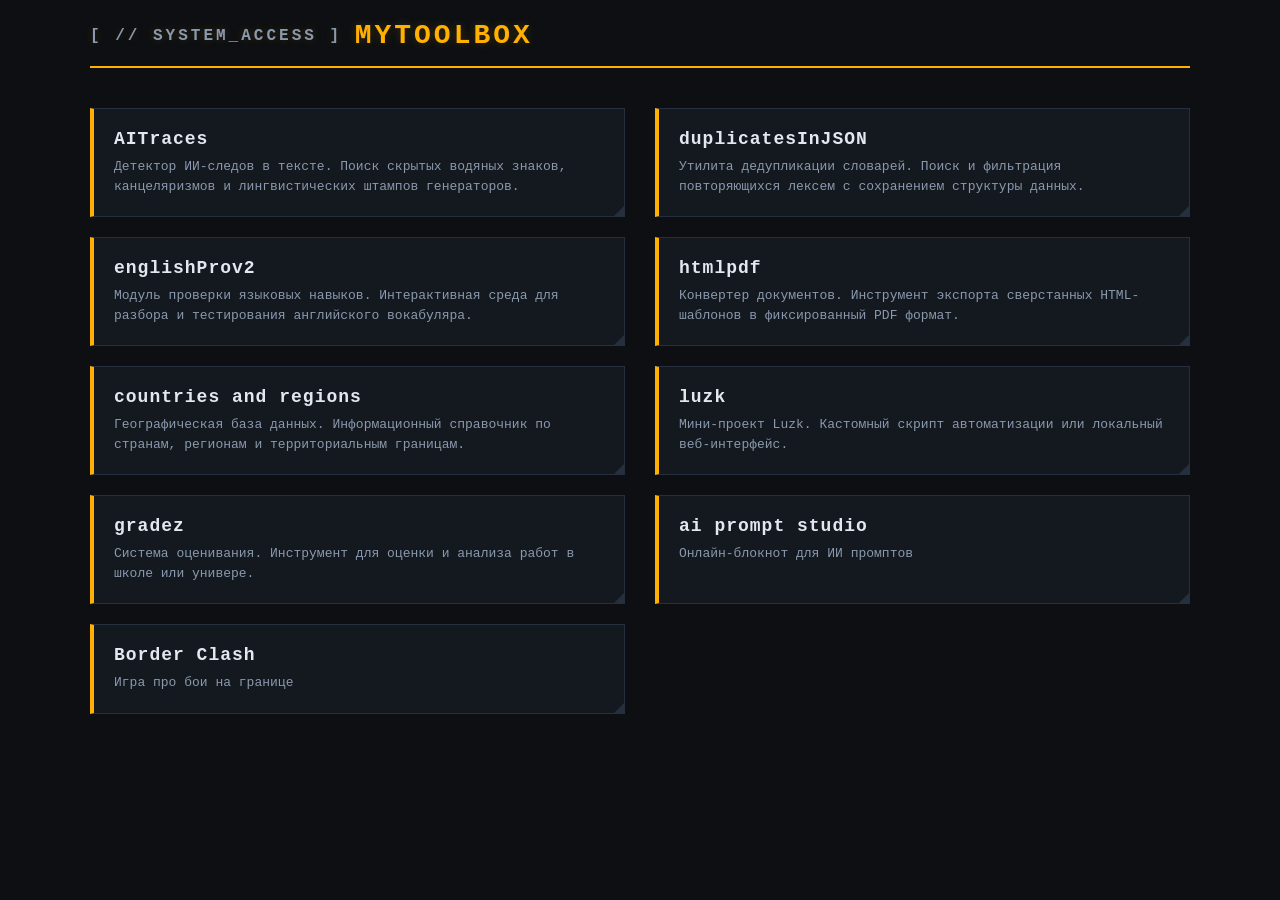
<file: index.html>
<!DOCTYPE html>
<html lang="ru">
<head>
    <meta charset="UTF-8">
    <meta name="viewport" content="width=device-width, initial-scale=1.0">
    <title>MyToolbox</title>
    <style>
        :root {
            --bg-color: #0d0f12;
            --panel-bg: #14181f;
            --accent-gold: #ffb000;
            --accent-gold-dim: #cca133;
            --text-main: #e2e8f0;
            --text-muted: #8a99ad;
            --border-color: #262f3d;
        }

        body {
            font-family: 'Courier New', Courier, monospace;
            max-width: 1100px;
            margin: 20px auto;
            padding: 0 20px;
            background-color: var(--bg-color);
            color: var(--text-main);
        }

        h1 {
            font-size: 28px;
            letter-spacing: 3px;
            text-transform: uppercase;
            color: var(--accent-gold);
            border-bottom: 2px solid var(--accent-gold);
            padding-bottom: 15px;
            margin-bottom: 40px;
            text-shadow: 0 0 10px rgba(255, 176, 0, 0.2);
        }

        h1::before {
            content: "[ // SYSTEM_ACCESS ] ";
            font-size: 16px;
            color: var(--text-muted);
            vertical-align: middle;
        }

        .project-list {
            list-style: none;
            padding: 0px;
            margin: 0;
            display: grid;
            grid-template-columns: repeat(2, 1fr);
            gap: 0px 30px;
        }

        @media (max-width: 768px) {
            .project-list {
                grid-template-columns: 1fr;
            }
        }

        .project-item {
            background: var(--panel-bg);
            margin-bottom: 20px;
            padding: 20px;
            border-left: 4px solid var(--accent-gold);
            border-top: 1px solid var(--border-color);
            border-right: 1px solid var(--border-color);
            border-bottom: 1px solid var(--border-color);
            position: relative;
            transition: all 0.25s ease-in-out;
            cursor: pointer;
        }

        .project-item:hover {
            border-color: var(--accent-gold);
            box-shadow: 0 0 15px rgba(255, 176, 0, 0.1);
            transform: translateX(5px);
        }

        .project-item a {
            color: var(--text-main);
            text-decoration: none;
            font-weight: bold;
            font-size: 18px;
            display: inline-block;
            margin-bottom: 8px;
            letter-spacing: 1px;
            transition: color 0.2s;
        }

        .project-item:hover a {
            color: var(--accent-gold);
        }

        .project-item p {
            margin: 0;
            color: var(--text-muted);
            font-size: 13px;
            line-height: 1.5;
        }

        /* Декоративный уголок в стиле Deus Ex */
        .project-item::after {
            content: '';
            position: absolute;
            bottom: 0;
            right: 0;
            width: 0;
            height: 0;
            border-style: solid;
            border-width: 0 0 10px 10px;
            border-color: transparent transparent var(--border-color) transparent;
        }

        .project-item:hover::after {
            border-color: transparent transparent var(--accent-gold) transparent;
        }
    </style>
</head>
<body>

    <h1>MyToolbox</h1>
    
    <ul class="project-list">
        <li class="project-item" onclick="window.location.href='./AITraces/index.html'">
            <a href="./AITraces/index.html">AITraces</a>
            <p>Детектор ИИ-следов в тексте. Поиск скрытых водяных знаков, канцеляризмов и лингвистических штампов генераторов.</p>
        </li>
        
        <li class="project-item" onclick="window.location.href='./DuplicatesInJSON/index.html'">
            <a href="./DuplicatesInJSON/index.html">duplicatesInJSON</a>
            <p>Утилита дедупликации словарей. Поиск и фильтрация повторяющихся лексем с сохранением структуры данных.</p>
        </li>

        <li class="project-item" onclick="window.location.href='./EnglishProv2/index.html'">
            <a href="./EnglishProv2/index.html">englishProv2</a>
            <p>Модуль проверки языковых навыков. Интерактивная среда для разбора и тестирования английского вокабуляра.</p>
        </li>

        <li class="project-item" onclick="window.location.href='./htmlpdf/index.html'">
            <a href="./htmlpdf/index.html">htmlpdf</a>
            <p>Конвертер документов. Инструмент экспорта сверстанных HTML-шаблонов в фиксированный PDF формат.</p>
        </li>

        <li class="project-item" onclick="window.location.href='./Countries and regions/index.html'">
            <a href="./Countries and regions/index.html">countries and regions</a>
            <p>Географическая база данных. Информационный справочник по странам, регионам и территориальным границам.</p>
        </li>

        <li class="project-item" onclick="window.location.href='./luzk/index.html'">
            <a href="./luzk/index.html">luzk</a>
            <p>Мини-проект Luzk. Кастомный скрипт автоматизации или локальный веб-интерфейс.</p>
        </li>

        <li class="project-item" onclick="window.location.href='./gradez/index.html'">
            <a href="./gradez/index.html">gradez</a>
            <p>Система оценивания. Инструмент для оценки и анализа работ в школе или универе.</p>
        </li>

        <li class="project-item" onclick="window.location.href='./AIPromptStudio/index.html'">
            <a href="./AIPromptStudio/index.html">ai prompt studio</a>
            <p>Онлайн-блокнот для ИИ промптов</p>
        </li>

         <li class="project-item" onclick="window.location.href='./BorderClash/index.html'">
            <a href="./BorderClash/index.html">Border Clash</a>
            <p>Игра про бои на границе</p>
        </li>

    </ul>

</body>
</html>
</file>
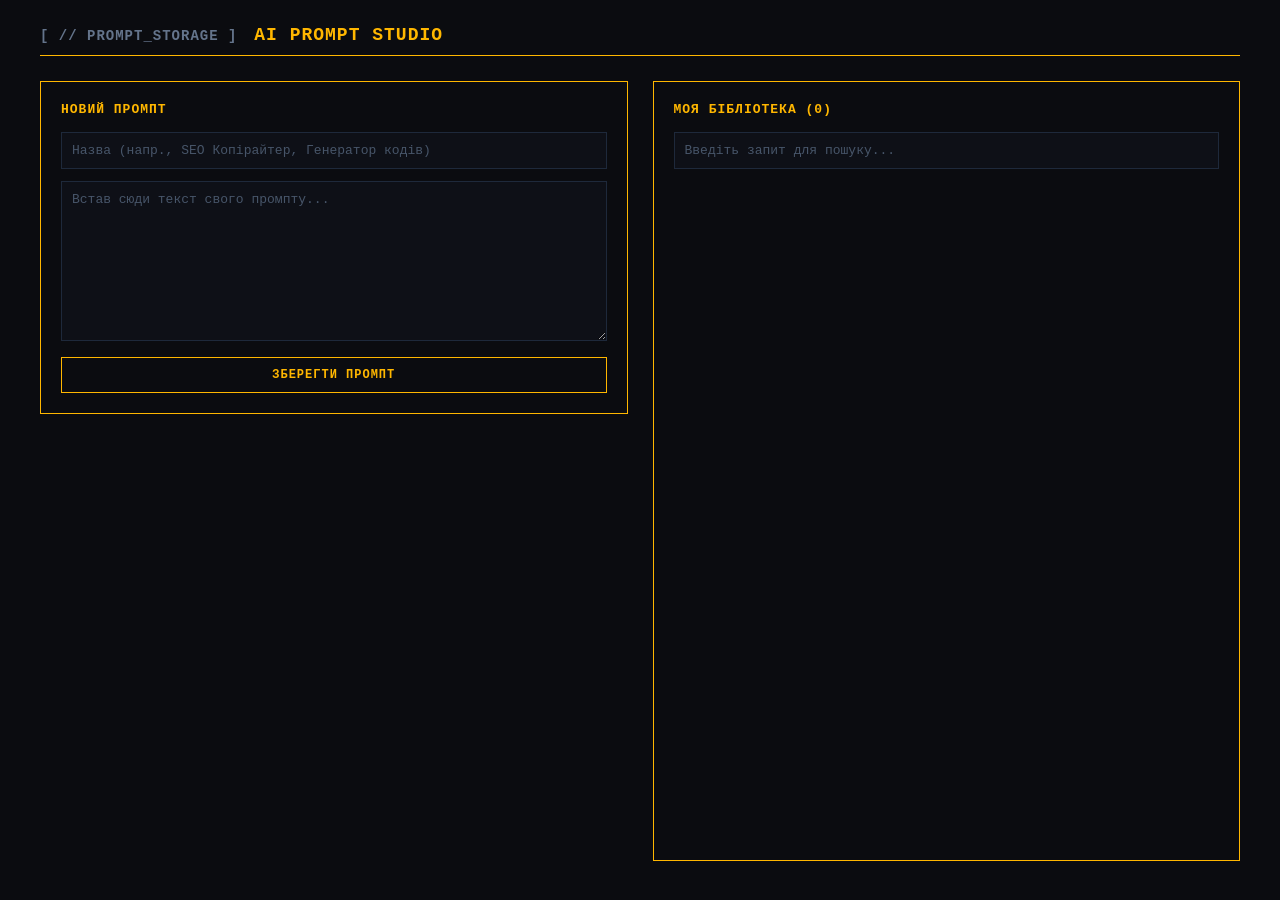
<file: AIPromptStudio/index.html>
<!DOCTYPE html>
<html lang="uk">
<head>
    <meta charset="UTF-8">
    <meta name="viewport" content="width=device-width, initial-scale=1.0">
    <title>AI Prompt Studio — Сховище Промптів</title>
    <link rel="stylesheet" href="styles.css">
    <script src="scripts.js" defer></script>
</head>
<body>
    <div class="container">
        <!-- Системный заголовок в стиле Deus Ex, как в конвертере -->
        <h1><span class="system-tag">[ // PROMPT_STORAGE ]</span> AI Prompt Studio</h1>
        <div class="header-line"></div>


        <div class="main-layout">
            <!-- Панель створення/редагування -->
            <div class="editor-panel">
                <h2>Новий промпт</h2>
                <input type="text" id="promptTitle" placeholder="Назва (напр., SEO Копірайтер, Генератор кодів)">
                <textarea id="promptText" placeholder="Встав сюди текст свого промпту..."></textarea>
                <button id="saveBtn" class="btn btn-success">Зберегти промпт</button>
            </div>

            <!-- Список збережених промптів -->
            <div class="library-panel">
                <h2>Моя бібліотека (<span id="promptCount">0</span>)</h2>

                <div class="search-box">
                    <input type="text" id="searchBar" placeholder="Введіть запит для пошуку...">
                </div>

                <div id="promptsList" class="prompts-list">
                    <!-- Промпти рендеритимуться тут через JS -->
                </div>
            </div>
        </div>
    </div>

    <!-- Модальне вікно для швидкого копіювання та підстановки змінних -->
    <div id="copyModal" class="modal hidden">
        <div class="modal-content">
            <h3 id="modalTitle">Скопіювати промпт</h3>
            <div id="variablesContainer"></div>
            <textarea id="modalPreview" readonly></textarea>
            <div class="modal-actions">
                <button id="closeModalBtn" class="btn btn-secondary">Закрити</button>
                <button id="copyBtn" class="btn btn-primary">Скопіювати в буфер</button>
            </div>
        </div>
    </div>
</body>
</html>
</file>
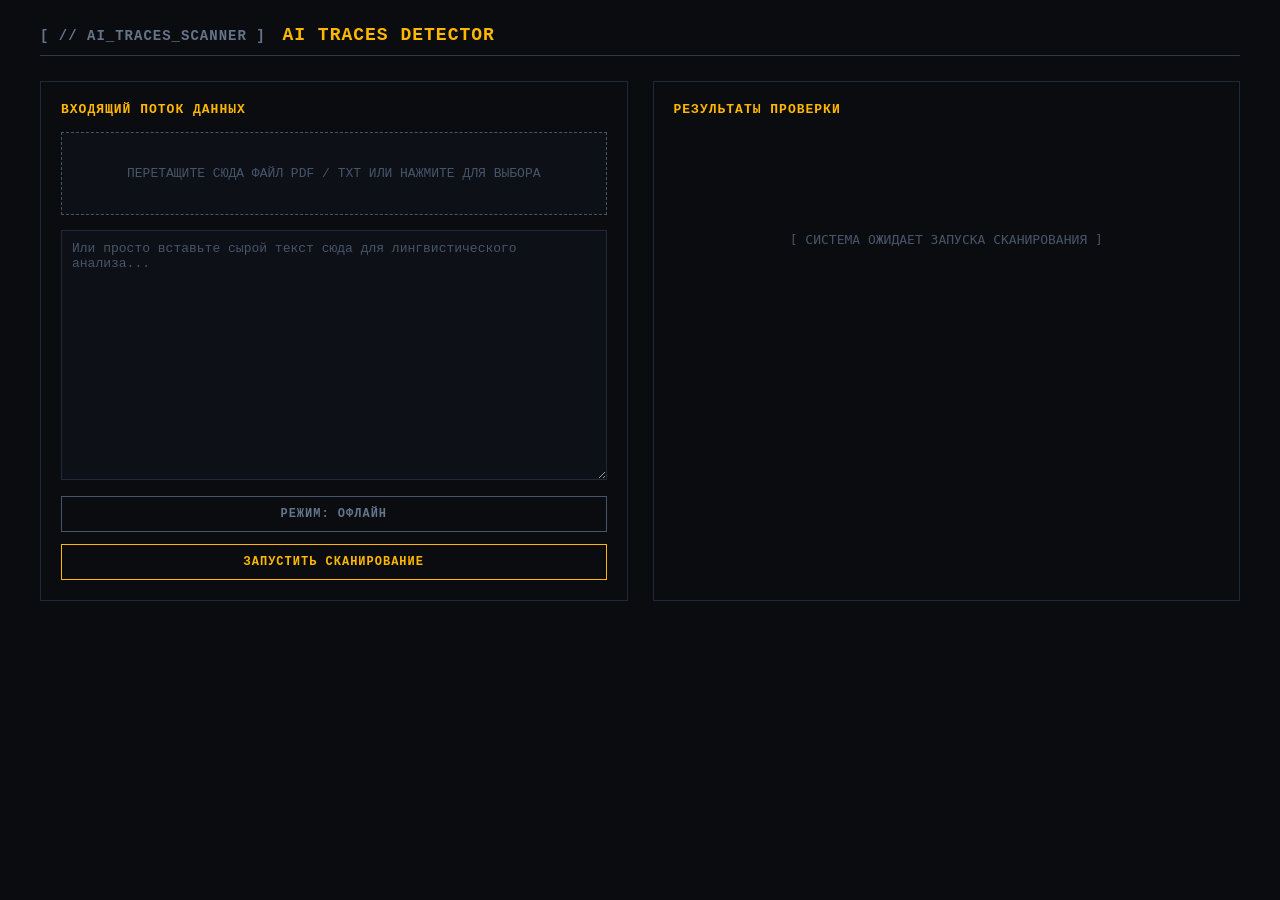
<file: AITraces/index.html>
<!DOCTYPE html>
<html lang="ru">
<head>
    <meta charset="UTF-8">
    <meta name="viewport" content="width=device-width, initial-scale=1.0">
    <title>AI Traces Detector — Поиск ИИ-следов</title>
    <link rel="stylesheet" href="styles.css">
    <script type="module">
        import * as pdfjsLib from './build/pdf.mjs';
        window.pdfjsLib = pdfjsLib;
    </script>
    <script src="scripts.js" defer></script>
</head>
<body>
    <div class="container">
        <!-- Системный заголовок в стиле Deus Ex -->
        <h1><span class="system-tag">[ // AI_TRACES_SCANNER ]</span> AI Traces Detector</h1>
        <div class="header-line"></div>

        <div class="main-layout">
            <!-- Панель ввода (Загрузка файлов и текст) -->
            <div class="editor-panel">
                <h2>Входящий поток данных</h2>
                
                <div class="drop-zone" id="dropZone">
                    <p>ПЕРЕТАЩИТЕ СЮДА ФАЙЛ PDF / TXT ИЛИ НАЖМИТЕ ДЛЯ ВЫБОРА</p>
                    <input type="file" id="fileInput" accept=".txt,.pdf" hidden>
                </div>

                <div class="input-area">
                    <textarea id="textInput" placeholder="Или просто вставьте сырой текст сюда для лингвистического анализа..."></textarea>
                </div>
                
                <!-- Переключатель режимов онлайн/офлайн -->
                <button id="modeBtn" class="btn btn-mode" style="margin-bottom: 12px;" onclick="toggleMode()">Режим: Офлайн</button>
                <button id="analyzeBtn" class="btn btn-success">Запустить сканирование</button>
                
                <!-- Спиннер загрузки для будущих запросов -->
                <div id="loadingSpinner" class="spinner hidden"></div>
            </div>

            <!-- Панель вывода результатов -->
            <div class="library-panel">
                <h2>Результаты проверки</h2>
                
                <div id="results" class="hidden">
                    <div class="score-card">
                        <p>ВЕРДИКТ: <span id="aiScore">-</span></p>
                        <p>НАЙДЕНО МАРКЕРОВ: <span id="markerCount">-</span></p>
                    </div>
                    
                    <h2>Текст с подсветкой ИИ-следов</h2>
                    <div id="highlightedText" class="text-preview"></div>
                    
                    <h2>Обнаруженные текстовые штампы</h2>
                    <ul id="markerList" class="prompts-list"></ul>
                </div>
                
                <!-- Заглушка, пока анализ не запущен -->
                <div id="resultsPlaceholder" style="color: #475569; text-align: center; padding-top: 100px; font-family: monospace;">
                    [ СИСТЕМА ОЖИДАЕТ ЗАПУСКА СКАНИРОВАНИЯ ]
                </div>
            </div>
        </div>
    </div>
</body>
</html>
</file>
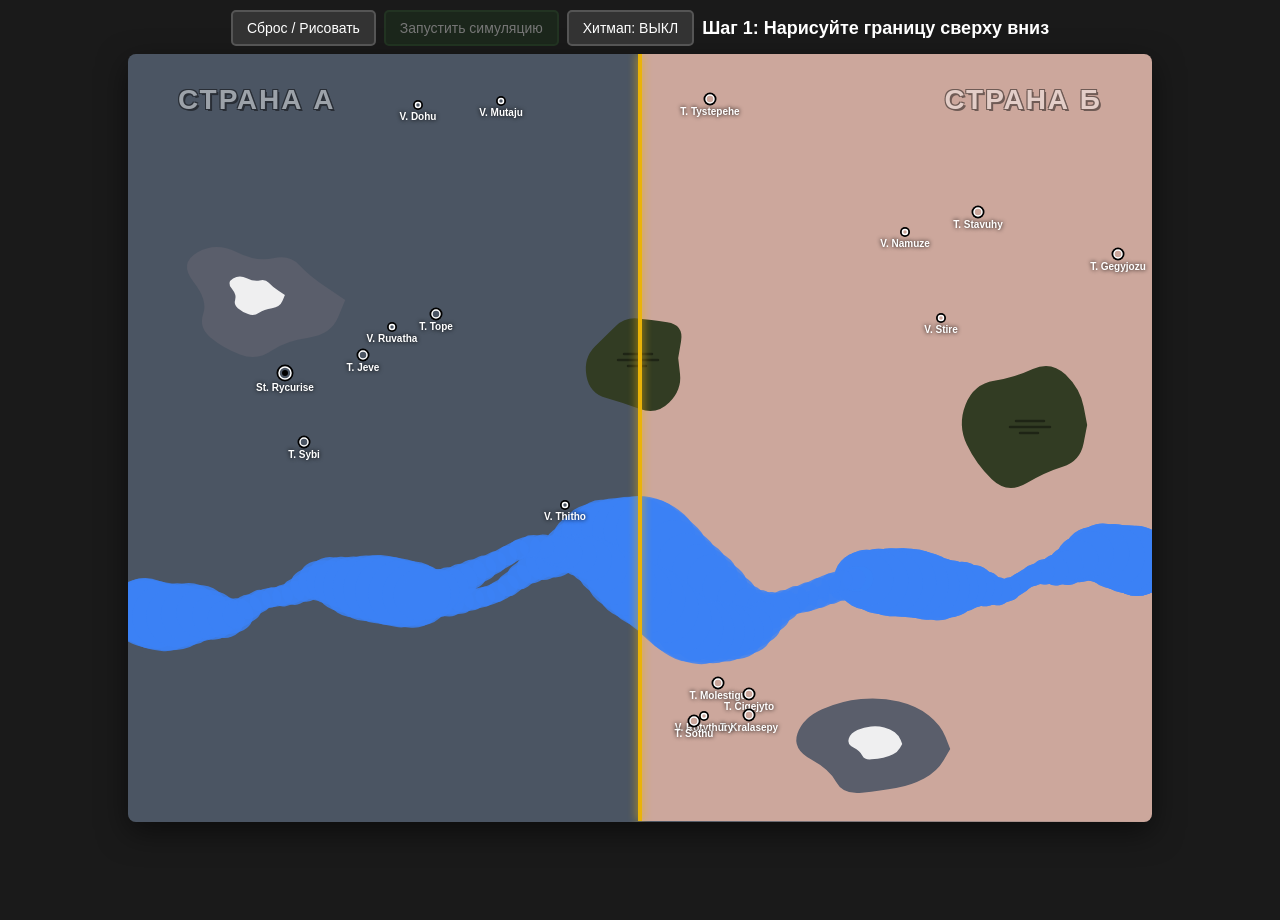
<file: BorderClash/index.html>
<!DOCTYPE html>
<html lang="ru">
<head>
    <meta charset="UTF-8">
    <meta name="viewport" content="width=device-width, initial-scale=1.0, user-scalable=yes">
    <title>Симулятор Войны Границ</title>
    <link rel="stylesheet" href="styles.css">
    <script src="scripts.js" defer></script>
</head>
<body>

    <!-- Верхняя панель управления игрой -->
    <div id="controls">
        <button id="btn-reset">Сброс / Рисовать</button>
        <button id="btn-auto" disabled>Запустить симуляцию</button>
        <button id="btn-speed" style="display: none; ">Скорость: 1x</button>
        <button id="btn-heatmap">Хитмап: ВЫКЛ</button>
        <div id="status">Шаг 1: Нарисуйте границу</div>
        <!-- Новые кнопки перемирия -->
        <button id="btn-peace" style="display: none; background-color: #cca700; color: #000;">Заключить мир</button>
        <button id="btn-confirm-border" style="display: none; background-color: #1e3a1e; color: #fff;">Утвердить новые границы</button>
    </div>


    <!-- Главный контейнер игрового поля -->
    <div id="game-container">
        <!-- Фоновые визуальные текстовые метки для стран -->
        <div id="label-left" class="hud-label">Страна А</div>
        <div id="label-right" class="hud-label">Страна Б</div>
        
        <!-- Холст для отрисовки графики через JavaScript -->
        <canvas id="gameCanvas" width="1024" height="768"></canvas>
    </div>
</body>
</html>
</file>
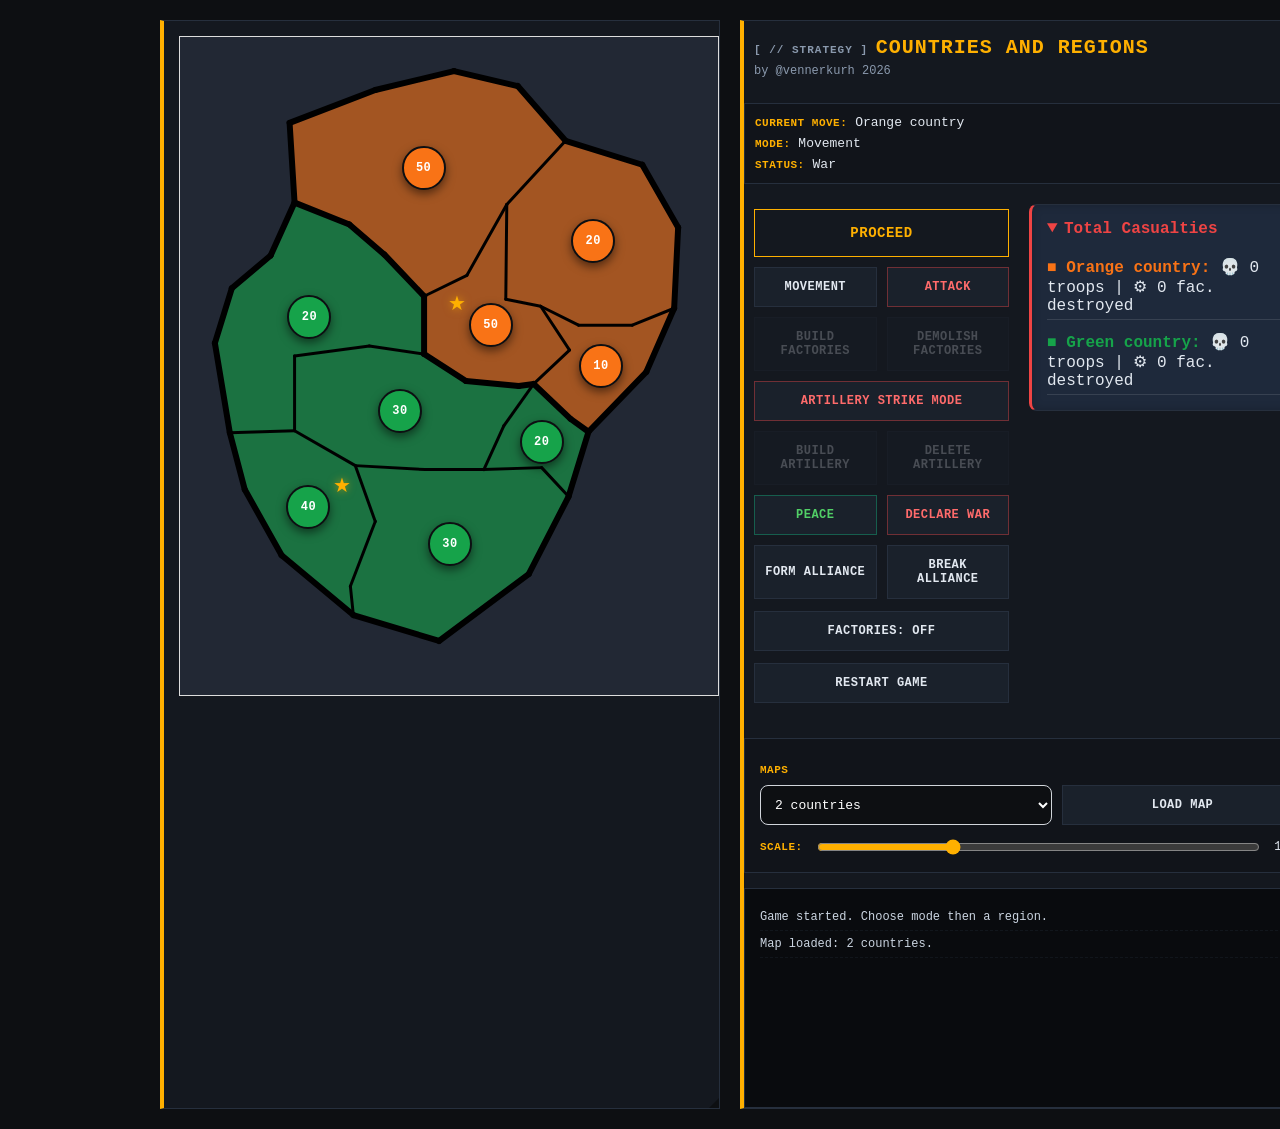
<file: Countries and regions/index.html>
<!DOCTYPE html>
<html lang="en">

<head>
  <meta charset="UTF-8" />
  <meta name="viewport" content="width=device-width, initial-scale=1.0" />
  <title>Countries and regions</title>
  <link rel="stylesheet" href="styles.css">
  <script src="scripts.js" defer></script>
  <link
    rel="icon"
    type="image/svg+xml"
    href="data:image/svg+xml,%3Csvg xmlns='http://www.w3.org/2000/svg' viewBox='0 0 64 64'%3E%3Crect width='64' height='64' rx='14' fill='%232563eb'/%3E%3Ccircle cx='32' cy='32' r='18' fill='none' stroke='%23ffffff' stroke-width='3'/%3E%3Cpath d='M16 32h32' stroke='%23ffffff' stroke-width='2' opacity='0.75'/%3E%3Cpath d='M32 14c7 8 7 28 0 36-7-8-7-28 0-36Z' fill='%23ffffff' opacity='0.22'/%3E%3Cpath d='M32 21l2.1 6.3h6.7l-5.4 3.9 2.1 6.3-5.5-3.9-5.5 3.9 2.1-6.3-5.4-3.9h6.7L32 21Z' fill='%23ffffff' opacity='0.85'/%3E%3C/svg%3E"
  />
</head>

<body>
  <div class="app">
    <div class="map-wrap">
      <div class="map" id="map">
        <img id="mapBg" class="map-bg" alt="Map" />
        <svg class="borders" viewBox="0 0 540 660" aria-hidden="true" id="mapSvg">
          <g id="regionsLayer" class="regions-layer"></g>
          <g id="boundariesLayer"></g>
          <!-- Dev tool -------------------------------------------------------------------------------------------->
          <g id="vertexLabelsLayer"></g>
          <!--End of Dev tool -------------------------------------------------------------------------------------->
        </svg>
        <div id="reinforcementToken" class="reinforcement-token">+0</div>
      </div>
    </div>
      <div class="panel">
        <h1 style="padding-left: 10px; margin-top: 15px;">Countries and regions</h1>
        <p class="muted" style="padding-left: 10px; margin-bottom: 10px;">by @vennerkurh 2026</p>

        <!-- Основной статус игры -->
        <div class="status" style="padding: 5px 10px; box-sizing: border-box;">
            <p style="margin: 6px 0;"><strong>Current move:</strong> <span id="turnText"></span></p>
            <p style="margin: 6px 0;"><strong>Mode:</strong> <span id="modeText"></span></p>
            <p style="margin: 6px 0;"><strong>Status:</strong> <span id="warText"></span></p>
        </div>


        <!-- Сетка для разделения кнопок и статистики по горизонтали -->
                    <!-- Сетка для разделения кнопок и статистики по горизонтали -->
        <div style="display: flex; gap: 15px; align-items: flex-start; width: 100%; box-sizing: border-box; padding: 5px 10px;">
            
            <!-- КОЛОНКА 1: Кнопки управления (с добавленными внутренними отступами) -->
            <div style="flex: 1; display: flex; flex-direction: column; gap: 12px; padding-right: 5px;">
                <div class="controls">
                    <button id="endTurnBtn" class="btn-primary" style="margin-top: 5px;">Proceed</button>
                    <button id="moveModeBtn" class="btn-secondary">Movement</button>
                    <button id="attackModeBtn" class="btn-danger">Attack</button>
                    
                    <button id="buildFactoryBtn" class="btn-secondary" disabled>Build factories</button>
                    <button id="demolishFactoryBtn" class="btn-secondary" disabled>Demolish factories</button>
                    
                    <button id="artilleryAttackModeBtn" class="btn-danger" style="grid-column: 1 / -1;">Artillery Strike Mode</button>
                    <button id="buildArtilleryBtn" class="btn-secondary" disabled>Build Artillery</button>
                    <button id="scrapArtilleryBtn" class="btn-secondary" disabled>Delete Artillery</button>
                    
                    <button id="truceBtn" class="btn-success">Peace</button>
                    <button id="warBtn" class="btn-danger">Declare war</button>
                    <button id="formAllianceBtn" class="btn-secondary">Form alliance</button>
                    <button id="breakAllianceBtn" class="btn-secondary">Break alliance</button>

                </div>
                <button id="factoriesToggleBtn" class="btn-secondary" style="grid-column: 1 / -1;">Factories: off</button>   
                <button id="restartBtn" class="btn-secondary">Restart game</button>
            </div>

                        <!-- КОЛОНКА СТАТИСТИКИ (Справа от кнопок) -->
            <div style="display: flex; flex-direction: column; gap: 12px;">
                
                <!-- Окно потерь -->
                <div class="status" style="width: 280px; min-width: 260px; border-left: 3px solid #ef4444; margin: 0; background: #1e293b; border-radius: 8px; padding: 15px; box-sizing: border-box; box-shadow: inset 0 0 10px rgba(0,0,0,0.2);">
                    <details id="statsDetails" open>
                        <summary style="cursor: pointer; font-weight: bold; color: #ef4444; user-select: none; padding-bottom: 5px;">Total Casualties</summary>
                        <div id="casualtyStatsContainer" style="margin-top: 10px; display: flex; flex-direction: column; gap: 8px; max-height: 340px; overflow-y: auto; padding-right: 8px;">
                            <!-- Сюда JavaScript рендерит данные -->
                        </div>
                    </details>
                </div>

                <!-- Ползунок зомби теперь привязан к этой же колонке и встанет строго под ней -->
                <div id="zombieSliderContainer" class="status" style="display: none; width: 280px; min-width: 260px; background: #1e293b; border-radius: 8px; padding: 15px; box-sizing: border-box; border-left: 3px solid #f43f5e; box-shadow: inset 0 0 10px rgba(0,0,0,0.2);">
                    <p style="margin: 0 0 8px 0; color: #f43f5e; font-weight: bold;">🧟 Initial Zombies Count</p>
                    <div style="display: flex; align-items: center; gap: 12px; width: 100%;">
                        <input id="zombieCountRange" type="range" min="100" max="20000" step="100" value="1000" style="flex-grow: 1; accent-color: #f43f5e; cursor: pointer;" />
                        <span id="zombieCountText" style="font-weight: bold; min-width: 55px; text-align: right; color: #fff;">1000</span>
                    </div>
                </div>

            </div>


        </div>

        <!-- Выбор карт и системный лог -->
        <div class="status" style="margin-top: 15px;">
            <p><strong>Maps</strong></p>
            <div class="controls">
                <select id="mapSelect" style="padding:10px;border-radius:8px;border:1px solid #d1d5db;">
                    <option value="default">2 countries</option>
                    <option value="zombie_map">zombie apocalypse (7 countries v2)</option>
                    <option value="random_unions">random (with unions)</option>
                    <option value="random_no_unions">random (no unions)</option>
                </select>
                <button id="loadMapBtn" class="btn-secondary">Load map</button>
            </div>
            <div class="zoom-row">
                <label for="zoomRange"><strong>Scale:</strong></label>
                <input id="zoomRange" type="range" min="70" max="170" step="5" value="100" />
                <span id="zoomText">100%</span>
            </div>
        </div>
        <div class="log" id="log"></div>
    </div>

  </div>
  <div id="passOverlay" class="pass-overlay" role="dialog" aria-modal="true">
    <div class="pass-card">
      <h2 id="passTitle">Pass the turn</h2>
      <p id="passText">Pass the device to the next player.</p>
      <button id="startTurnBtn" class="btn-primary">Start move</button>
    </div>
  </div>
  <div id="unitsOverlay" class="units-overlay" role="dialog" aria-modal="true">
    <div class="units-card">
      <h3 id="unitsPromptTitle">Enter number</h3>
      <p id="unitsPromptMeta" class="units-meta"></p>
      <div id="unitsPromptDisplay" class="units-display"></div>
      <div class="units-keypad">
        <button data-digit="1">1</button>
        <button data-digit="2">2</button>
        <button data-digit="3">3</button>
        <button data-digit="4">4</button>
        <button data-digit="5">5</button>
        <button data-digit="6">6</button>
        <button data-digit="7">7</button>
        <button data-digit="8">8</button>
        <button data-digit="9">9</button>
        <button id="unitsBackBtn">⌫</button>
        <button data-digit="0">0</button>
        <button id="unitsClearBtn">C</button>
      </div>
      <div class="units-actions">
        <button id="unitsCancelBtn" class="cancel-btn">Cancel</button>
        <button id="unitsOkBtn" class="ok-btn">OK</button>
      </div>
    </div>
  </div>
</body>
</html>
</file>
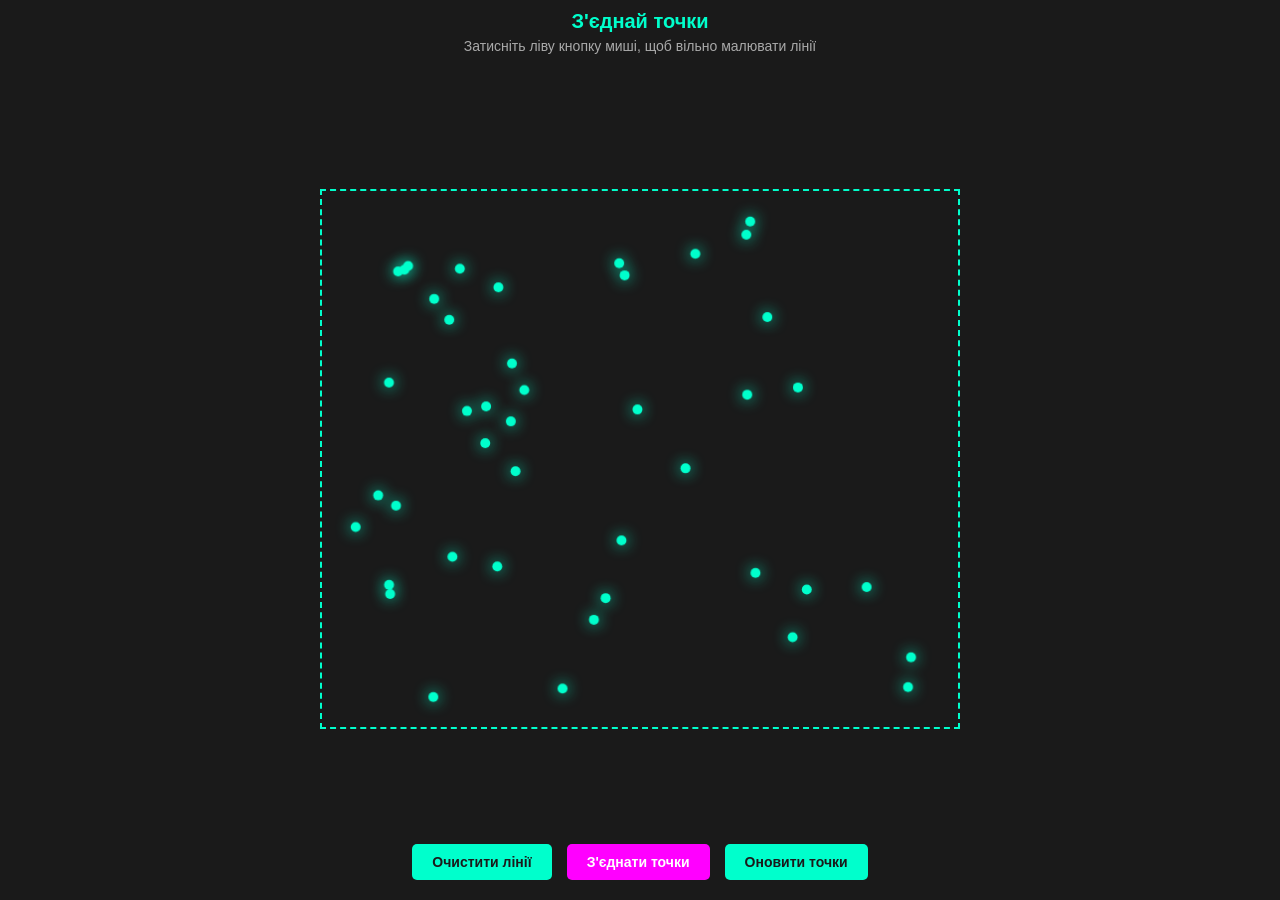
<file: Dotzz/index.html>
<!DOCTYPE html>
<html lang="uk">
<head>
    <meta charset="UTF-8">
    <meta name="viewport" content="width=device-width, initial-scale=1.0">
    <title>Гра: З'єднай точки</title>
    <style>
        * {
            box-sizing: border-box;
            margin: 0;
            padding: 0;
            user-select: none;
        }

        body {
            font-family: 'Segoe UI', Tahoma, Geneva, Verdana, sans-serif;
            background-color: #1a1a1a;
            color: #ffffff;
            overflow: hidden;
            display: flex;
            flex-direction: column;
            align-items: center;
            height: 100vh;
        }

        header {
            margin-top: 10px;
            text-align: center;
            z-index: 10;
        }

        h1 {
            font-size: 20px;
            margin-bottom: 5px;
            color: #00ffcc;
        }

        p {
            font-size: 14px;
            color: #aaaaaa;
        }

        #controls {
            position: absolute;
            bottom: 20px;
            display: flex;
            gap: 15px;
            z-index: 10;
        }

        button {
            padding: 10px 20px;
            font-size: 14px;
            font-weight: bold;
            border: none;
            border-radius: 5px;
            cursor: pointer;
            background-color: #00ffcc;
            color: #1a1a1a;
            transition: background 0.2s, transform 0.1s;
        }

        button:hover {
            background-color: #00cc99;
        }

        button:active {
            transform: scale(0.95);
        }

        button.clear-btn {
            background-color: #ff4d4d;
            color: white;
        }

        button.clear-btn:hover {
            background-color: #cc3333;
        }

        #gameCanvas {
            position: relative;
            width: 50vw;
            height: 60vh;
            margin: 15vh auto;
            display: block;
            cursor: crosshair;
            border: 2px dashed #00ffcc;
            background-color: #1a1a1a;
        }

    </style>
</head>
<body>

    <header>
        <h1>З'єднай точки</h1>
        <p>Затисніть ліву кнопку миші, щоб вільно малювати лінії</p>
    </header>

    <canvas id="gameCanvas"></canvas>

    <div id="controls">
        <button onclick="clearCanvas()">Очистити лінії</button>
        <!-- Нова кнопка автоматичного з'єднання -->
        <button onclick="autoConnectPoints()" style="background-color: #ff00ff; color: white;">З'єднати точки</button>
        <button onclick="generatePoints(); drawPoints();">Оновити точки</button>
    </div>


    <script>
        const canvas = document.getElementById('gameCanvas');
        const ctx = canvas.getContext('2d');

        // Налаштування точок
        const MIN_POINTS = 10;
        const MAX_POINTS = 50;
        const POINT_RADIUS = 5;
        let points = [];
        let currentLinePoints = []; // Для збереження координат поточного малюнка від руки

        // Стан малювання
        let isDrawing = false;

        // Оновлена функція: яскраві кольори + чорний, білий та сірий
        function getRandomBrightColor() {
            // З ймовірністю 20% підмішуємо чорний, білий або сірий
            if (Math.random() < 0.20) {
                const type = Math.floor(Math.random() * 3);
                if (type === 0) return 'hsla(0, 0%, 0%, 1)';    // Чистий чорний
                if (type === 1) return 'hsla(0, 0%, 100%, 1)';  // Чистий білий
                return 'hsla(0, 0%, 50%, 1)';                   // Класичний сірий
            }

            // В інших 80% випадків повертаємо соковитий кольоровий відтінок
            const hue = Math.floor(Math.random() * 360);
            const saturation = Math.floor(Math.random() * 20) + 80;
            const lightness = Math.floor(Math.random() * 10) + 45;
            return `hsla(${hue}, ${saturation}%, ${lightness}%, 1)`;
        }

        // Функція генерації випадкового напівпрозорого пастельного кольору
        function getRandomPastelColor() {
            const hue = Math.floor(Math.random() * 360); // Випадковий тон (0-360)
            const saturation = Math.floor(Math.random() * 20) + 70; // Насиченість 70-90% (м'які кольори)
            const lightness = Math.floor(Math.random() * 15) + 75;  // Яскравість 75-90% (ефект пастелі/крейди)
            return `hsla(${hue}, ${saturation}%, ${lightness}%, 0.3)`; // 0.3 — прозорість заливки
        }


        // Установка размера canvas под новые уменьшенные границы
        function resizeCanvas() {
            const rect = canvas.getBoundingClientRect();
            canvas.width = rect.width;
            canvas.height = rect.height;
            drawPoints();
        }

        // Генерація випадкових точок строго всередині canvas
        function generatePoints() {
            // 1. ПОВНІСТЮ ОЧИЩАЄМО ЕКРАН ВІД СТАРИХ ТОЧОК ТА ЛІНІЙ
            ctx.clearRect(0, 0, canvas.width, canvas.height);

            points = [];
            // Випадкова кількість точок у заданому діапазоні (від MIN до MAX)
            const count = Math.floor(Math.random() * (MAX_POINTS - MIN_POINTS + 1)) + MIN_POINTS;
            
            // Відступи від країв canvas, щоб точки не обрізалися рамкою
            const padding = 30;

            for (let i = 0; i < count; i++) {
                const x = Math.random() * (canvas.width - padding * 2) + padding;
                const y = Math.random() * (canvas.height - padding * 2) + padding;
                points.push({ x, y });
            }
        }

        // Малювання точок на екрані
        function drawPoints() {
            points.forEach(point => {
                ctx.beginPath();
                ctx.arc(point.x, point.y, POINT_RADIUS, 0, Math.PI * 2);
                ctx.fillStyle = '#00ffcc';
                ctx.shadowBlur = 15;
                ctx.shadowColor = '#00ffcc';
                ctx.fill();
                ctx.closePath();
            });
            // Скидаємо тінь для ліній, щоб гра не гальмувала
            ctx.shadowBlur = 0;
        }

        // Функция для вычисления точных координат курсора внутри холста
        function getMousePos(e) {
            const rect = canvas.getBoundingClientRect();
            // Если это тач-событие на смартфоне, берем первый палец
            const clientX = e.touches ? e.touches[0].clientX : e.clientX;
            const clientY = e.touches ? e.touches[0].clientY : e.clientY;
            
            return {
                x: clientX - rect.left,
                y: clientY - rect.top
            };
        }

        function startDrawing(e) {
            isDrawing = true;
            currentLinePoints = []; // Очищуємо масив для нової лінії
            const pos = getMousePos(e);
            currentLinePoints.push(pos); // Записуємо першу точку
            ctx.beginPath();
            ctx.moveTo(pos.x, pos.y);
        }

        function draw(e) {
            if (!isDrawing) return;
            if (e.preventDefault) e.preventDefault();
            const pos = getMousePos(e);
            currentLinePoints.push(pos); // Записуємо кожну точку руху
            ctx.lineWidth = 5;
            ctx.lineCap = 'round';
            ctx.lineJoin = 'round';
            ctx.strokeStyle = '#ffffff';
            ctx.lineTo(pos.x, pos.y);
            ctx.stroke();
        }

        function stopDrawing() {
            if (!isDrawing) return;
            isDrawing = false;

            // Замикаємо та зафарбовуємо фігуру користувача
            ctx.fillStyle = getRandomPastelColor();
            ctx.fill(); 
            ctx.stroke();
            ctx.closePath();

            // Знаходимо центр намальованої від руки фігури
            if (currentLinePoints.length > 0) {
                let handCenterX = 0;
                let handCenterY = 0;
                currentLinePoints.forEach(p => {
                    handCenterX += p.x;
                    handCenterY += p.y;
                });
                handCenterX /= currentLinePoints.length;
                handCenterY /= currentLinePoints.length;

                // Малюємо прямокутник з прапором у центрі вашої закарлюки
                drawFlagInCenter(handCenterX, handCenterY);

                drawCountryStats(handCenterX, handCenterY);
            }
        }



        // Функція очищення полотна (зберігає точки)
        function clearCanvas() {
            ctx.clearRect(0, 0, canvas.width, canvas.height);
            drawPoints();
        }

        // Повністю виправлена функція автоматичного з'єднання точок
        function autoConnectPoints() {
            if (points.length < 3) return; 

            // 1. Знаходимо геометричний центр усіх точок
            let centerX = 0;
            let centerY = 0;
            points.forEach(p => {
                centerX += p.x;
                centerY += p.y;
            });
            centerX /= points.length;
            centerY /= points.length;

            // 2. Сортуємо точки за кутом відносно центру
            let sortedPoints = [...points].sort((a, b) => {
                let angleA = Math.atan2(a.y - centerY, a.x - centerX);
                let angleB = Math.atan2(b.y - centerY, b.x - centerX);
                return angleA - angleB;
            });

            // 3. Очищаємо екран і малюємо точки заново
            ctx.clearRect(0, 0, canvas.width, canvas.height);
            drawPoints();

            // 4. Функція для створення шляху через усі точки (кривими Безьє)
            function buildCurvedPath() {
                ctx.beginPath();
                // Стаємо на першу точку
                ctx.moveTo(sortedPoints[0].x, sortedPoints[0].y);

                // Ведемо криві лінії через усі точки по колу
                for (let i = 0; i < sortedPoints.length; i++) {
                    const p1 = sortedPoints[i];
                    // Якщо це остання точка, з'єднуємо її з найпершою [0]
                    const p2 = sortedPoints[(i + 1) % sortedPoints.length]; 

                    const midX = (p1.x + p2.x) / 2;
                    const midY = (p1.y + p2.y) / 2;

                    // Випадковий вигин індивідуально для кожного відрізка
                    const bendForce = Math.random() * 35; 
                    const controlX = midX + (Math.random() - 0.5) * bendForce;
                    const controlY = midY + (Math.random() - 0.5) * bendForce;

                    ctx.quadraticCurveTo(controlX, controlY, p2.x, p2.y);
                }
                ctx.closePath();
            }

            // КРОК А: Створюємо шлях, заливаємо його пастельним кольором і СКИДАЄМО
            buildCurvedPath();
            ctx.fillStyle = getRandomPastelColor();
            ctx.fill(); 

            // КРОК Б: Створюємо той самий шлях заново суто для обведення білою лінією
            // Це захищає від "зрізання" кутів та багів відображення
            buildCurvedPath();
            ctx.lineWidth = 5;
            ctx.lineCap = 'round';
            ctx.lineJoin = 'round';
            ctx.strokeStyle = '#ffffff';

            ctx.stroke();
            ctx.closePath();

            // Малюємо прямокутник із прапором точно в центрі
            drawFlagInCenter(centerX, centerY);

            // НОВОЕ: Добавляем вывод статистики прямо под флагом
            drawCountryStats(centerX, centerY);
        }


        // Продвинутая функция рисования уникальных флагов с рисунками и фигурами
        function drawFlagInCenter(centerX, centerY) {
            const w = 60;  // Ширина флага
            const h = 40;  // Высота флага
            const x = centerX - w / 2; 
            const y = centerY - h / 2; 

            ctx.save(); 

            // Белая рамка вокруг флага
            ctx.strokeStyle = '#ffffff';
            ctx.lineWidth = 2;
            ctx.strokeRect(x - 1, y - 1, w + 2, h + 2);

            // Маска-обрезка по границам флага
            ctx.beginPath();
            ctx.rect(x, y, w, h);
            ctx.clip();

            // Генерируем сочные/контрастные цвета
            const c1 = getRandomBrightColor();
            const c2 = getRandomBrightColor();
            const c3 = getRandomBrightColor();

            // Выбираем один из 7 уникальных стилей флага
            const flagStyle = Math.floor(Math.random() * 7) + 1;

            if (flagStyle === 1) {
                // 1. Горизонтальный триколор
                ctx.fillStyle = c1; ctx.fillRect(x, y, w, h / 3);
                ctx.fillStyle = c2; ctx.fillRect(x, y + h / 3, w, h / 3);
                ctx.fillStyle = c3; ctx.fillRect(x, y + (h / 3) * 2, w, h / 3);
            } else if (flagStyle === 2) {
                // 2. Вертикальный триколор
                ctx.fillStyle = c1; ctx.fillRect(x, y, w / 3, h);
                ctx.fillStyle = c2; ctx.fillRect(x + w / 3, y, w / 3, h);
                ctx.fillStyle = c3; ctx.fillRect(x + (w / 3) * 2, y, w / 3, h);
            } else if (flagStyle === 3) {
                // 3. Скандинавский крест
                ctx.fillStyle = c1; ctx.fillRect(x, y, w, h);
                ctx.fillStyle = c2;
                ctx.fillRect(x + w * 0.25, y, w * 0.12, h); 
                ctx.fillRect(x, y + h * 0.4, w, h * 0.12);
            } else if (flagStyle === 4) {
                // 4. Двуцветный с треугольником у края (как Чехия/Филиппины)
                ctx.fillStyle = c1; ctx.fillRect(x, y, w, h / 2);
                ctx.fillStyle = c2; ctx.fillRect(x, y + h / 2, w, h / 2);
                ctx.fillStyle = c3;
                ctx.beginPath();
                ctx.moveTo(x, y);
                ctx.lineTo(x + w * 0.35, y + h / 2);
                ctx.lineTo(x, y + h);
                ctx.fill();
            } else if (flagStyle === 5) {
                // 5. Четверти (как у Панамы)
                ctx.fillStyle = c1; ctx.fillRect(x, y, w / 2, h / 2);         // Топ-лево
                ctx.fillStyle = c2; ctx.fillRect(x + w / 2, y, w / 2, h / 2); // Топ-право
                ctx.fillStyle = c3; ctx.fillRect(x, y + h / 2, w / 2, h / 2); // Бот-лево
                ctx.fillStyle = c1; ctx.fillRect(x + w / 2, y + h / 2, w / 2, h / 2); // Бот-право
            } else if (flagStyle === 6) {
                // 6. Диагональное разделение (как Конго или Соломоновы острова)
                ctx.fillStyle = c1; ctx.fillRect(x, y, w, h);
                ctx.fillStyle = c2;
                ctx.beginPath();
                ctx.moveTo(x, y + h);
                ctx.lineTo(x + w, y);
                ctx.lineTo(x + w, y + h);
                ctx.fill();
            } else if (flagStyle === 7) {
                // 7. Канадский столб (широкая полоса в центре)
                ctx.fillStyle = c1; ctx.fillRect(x, y, w, h);
                ctx.fillStyle = c2; ctx.fillRect(x + w * 0.25, y, w * 0.5, h);
            }

            // --- ДОБАВЛЕНИЕ СЛУЧАЙНОГО РИСУНКА/ЭМБЛЕМЫ ПО ЦЕНТРУ ---
            // С шансом 70% наносим на флаг герб, чтобы они выглядели проработанными
            if (Math.random() < 0.7) {
                const emblemType = Math.floor(Math.random() * 3); // 3 вида эмблем
                const emblemColor = Math.random() < 0.5 ? '#ffffff' : '#000000'; // Контрастный белый или черный герб
                ctx.fillStyle = emblemColor;
                ctx.strokeStyle = emblemColor;

                const cx = x + w / 2;
                const cy = y + h / 2;

                if (emblemType === 0) {
                    // Эмблема: Ромб
                    ctx.beginPath();
                    ctx.moveTo(cx, cy - 8);
                    ctx.lineTo(cx + 8, cy);
                    ctx.lineTo(cx, cy + 8);
                    ctx.lineTo(cx - 8, cy);
                    ctx.fill();
                } else if (emblemType === 1) {
                    // Эмблема: Геральдический полумесяц
                    ctx.beginPath();
                    ctx.arc(cx - 2, cy, 6, -Math.PI/2, Math.PI/2, false);
                    ctx.arc(cx + 1, cy, 5, Math.PI/2, -Math.PI/2, true);
                    ctx.fill();
                } else if (emblemType === 2) {
                    // Эмблема: Компактная четырехконечная звезда
                    ctx.beginPath();
                    ctx.moveTo(cx, cy - 8);
                    ctx.quadraticCurveTo(cx, cy, cx + 8, cy);
                    ctx.quadraticCurveTo(cx, cy, cx, cy + 8);
                    ctx.quadraticCurveTo(cx, cy, cx - 8, cy);
                    ctx.quadraticCurveTo(cx, cy, cx, cy - 8);
                    ctx.fill();
                }
            }

            ctx.restore(); 
        }

        // Функция генерации и отрисовки случайных параметров вымышленной страны
        function drawCountryStats(centerX, centerY) {
            // 1. Генерируем случайное население (от 500 тыс. до 80 млн. человек)
            const population = Math.floor(Math.random() * 79500000) + 500000;

            // 2. Армия: случайное число, но строго не более 20% от населения
            const maxArmy = Math.floor(population * 0.20);
            // Минимально в армии пусть будет хотя бы 1000 человек для защиты границ
            const army = Math.floor(Math.random() * (maxArmy - 1000)) + 1000;

            // 3. Бюджет: должен покрывать содержание армии и народа
            // Посчитаем базовые расходы: например, $1000 на жителя и $5000 на военного
            const minRequiredBudget = (population * 1000) + (army * 5000);
            // Сам бюджет делаем случайным, но строго выше минимальных расходов (в золотых монетах / долларах)
            const budget = minRequiredBudget + Math.floor(Math.random() * minRequiredBudget);

            // --- ОТРИСОВКА КАРТОЧКИ СТАТИСТИКИ НА ЭКРАНЕ ---
            ctx.save();
            
            // Настройки шрифта и текста
            ctx.font = "bold 11px 'Segoe UI', Tahoma, Geneva, Verdana, sans-serif";
            ctx.textAlign = "center";
            
            // Форматируем числа с пробелами, чтобы они легко читались (например: 12 345 678)
            const formatNum = (num) => num.toString().replace(/\B(?=(\d{3})+(?!\d))/g, " ");

            const statsText = `👥 Нас.: ${formatNum(population)} | 🪖 Армия: ${formatNum(army)} | 💰 Бюджет: $${formatNum(budget)}`;

            // Делаем плашку-подложку под текстом, чтобы он хорошо читался на любом фоне
            ctx.font = "bold 11px 'Segoe UI', Tahoma, Geneva, Verdana, sans-serif";
            const textWidth = ctx.measureText(statsText).width;
            
            // Рисуем полупрозрачный черный прямоугольник под текстом
            ctx.fillStyle = "rgba(0, 0, 0, 0.75)";
            ctx.fillRect(centerX - (textWidth / 2) - 8, centerY + 28, textWidth + 16, 18);
            
            // Тонкая неоновая рамка для карточки
            ctx.strokeStyle = "rgba(0, 255, 204, 0.5)";
            ctx.lineWidth = 1;
            ctx.strokeRect(centerX - (textWidth / 2) - 8, centerY + 28, textWidth + 16, 18);

            // Выводим сам текст белым цветом чуть ниже флага (флаг у нас по центру, смещаем текст на 41px вниз)
            ctx.fillStyle = "#ffffff";
            ctx.fillText(statsText, centerX, centerY + 41);

            ctx.restore();
        }


        // Слухачі подій миші
        canvas.addEventListener('mousedown', startDrawing);
        canvas.addEventListener('mousemove', draw);
        canvas.addEventListener('mouseup', stopDrawing);
        canvas.addEventListener('mouseout', stopDrawing);

        // Підтримка мобільних пристроїв (тачскрін)
        canvas.addEventListener('touchstart', (e) => {
            startDrawing(e);
        });
        canvas.addEventListener('touchmove', (e) => {
            // Предотвращаем прокрутку страницы при рисовании
            e.preventDefault(); 
            draw(e);
        });

        canvas.addEventListener('touchend', stopDrawing);

        // Ініціалізація гри
        window.addEventListener('resize', resizeCanvas);
        
        // Перший запуск
        const rect = canvas.getBoundingClientRect();
        canvas.width = rect.width;
        canvas.height = rect.height;

        generatePoints();
        drawPoints();
    </script>
</body>
</html>
</file>
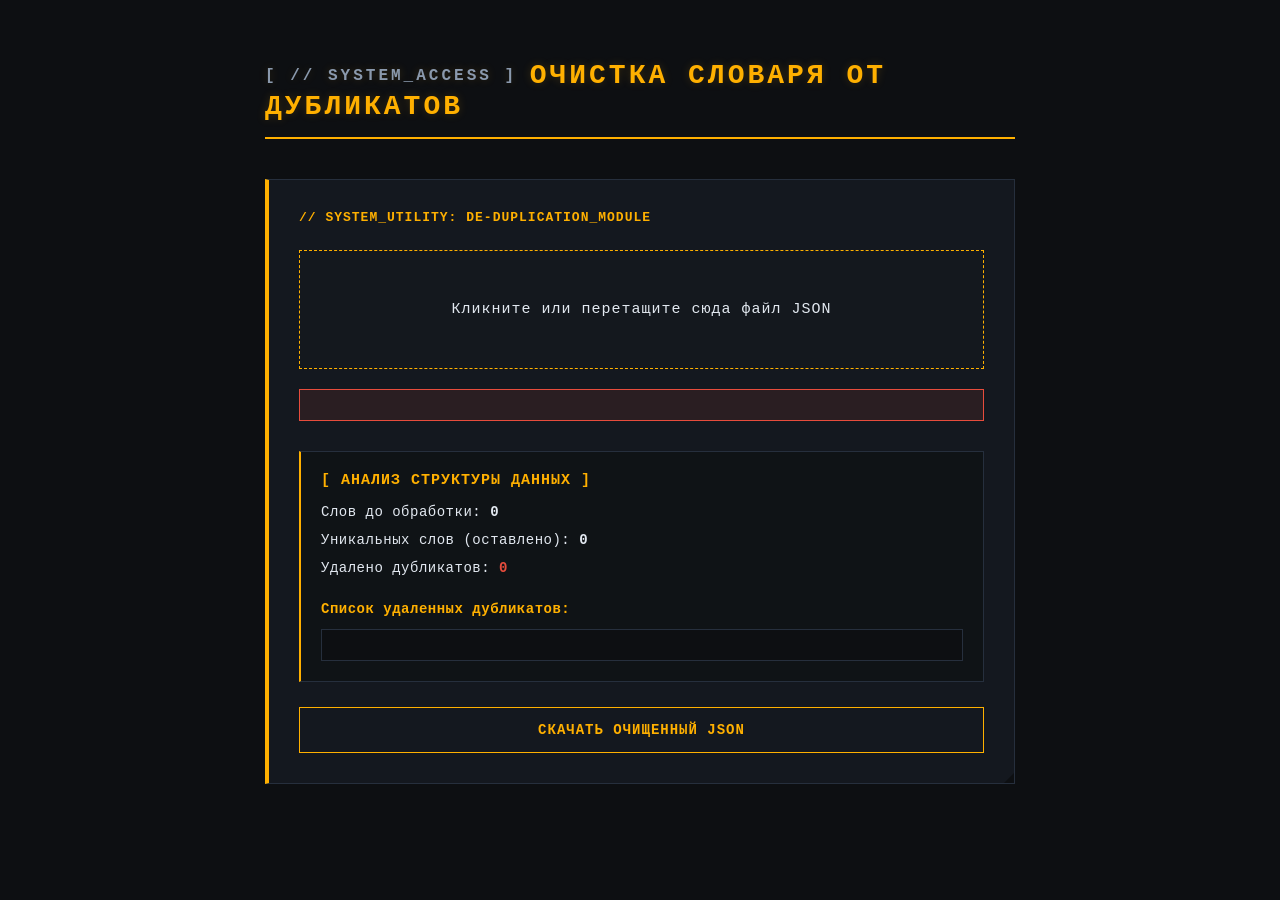
<file: DuplicatesInJSON/index.html>
<!DOCTYPE html>
<html lang="ru">
<head>
    <meta charset="UTF-8">
    <meta name="viewport" content="width=device-width, initial-scale=1.0">
    <title>Очистка JSON словаря от дубликатов</title>
    <link rel="stylesheet" href="styles.css">
    <script src="scripts.js" defer></script>
</head>
<body>
    <h1>Очистка словаря от дубликатов</h1>
    
    <div class="container">
        <div class="system-header">// SYSTEM_UTILITY: DE-DUPLICATION_MODULE</div>
        
        <label class="file-upload">
            <input type="file" id="file-input" accept=".json">
            <span id="upload-text">Кликните или перетащите сюда файл JSON</span>
        </label>

        <div id="error-block" class="error"></div>
        
        <div id="stats-block" class="stats">
            <h3>[ АНАЛИЗ СТРУКТУРЫ ДАННЫХ ]</h3>
            <p>Слов до обработки: <strong id="total-before">0</strong></p>
            <p>Уникальных слов (оставлено): <strong id="total-after">0</strong></p>
            <p>Удалено дубликатов: <strong id="total-deleted">0</strong></p>
            
            <div id="deleted-words-container">
                <h4>Список удаленных дубликатов:</h4>
                <div id="deleted-words-list"></div>
            </div>
        </div>

        <button id="download-btn">СКАЧАТЬ ОЧИЩЕННЫЙ JSON</button>
    </div>
</body>
</html>
</file>
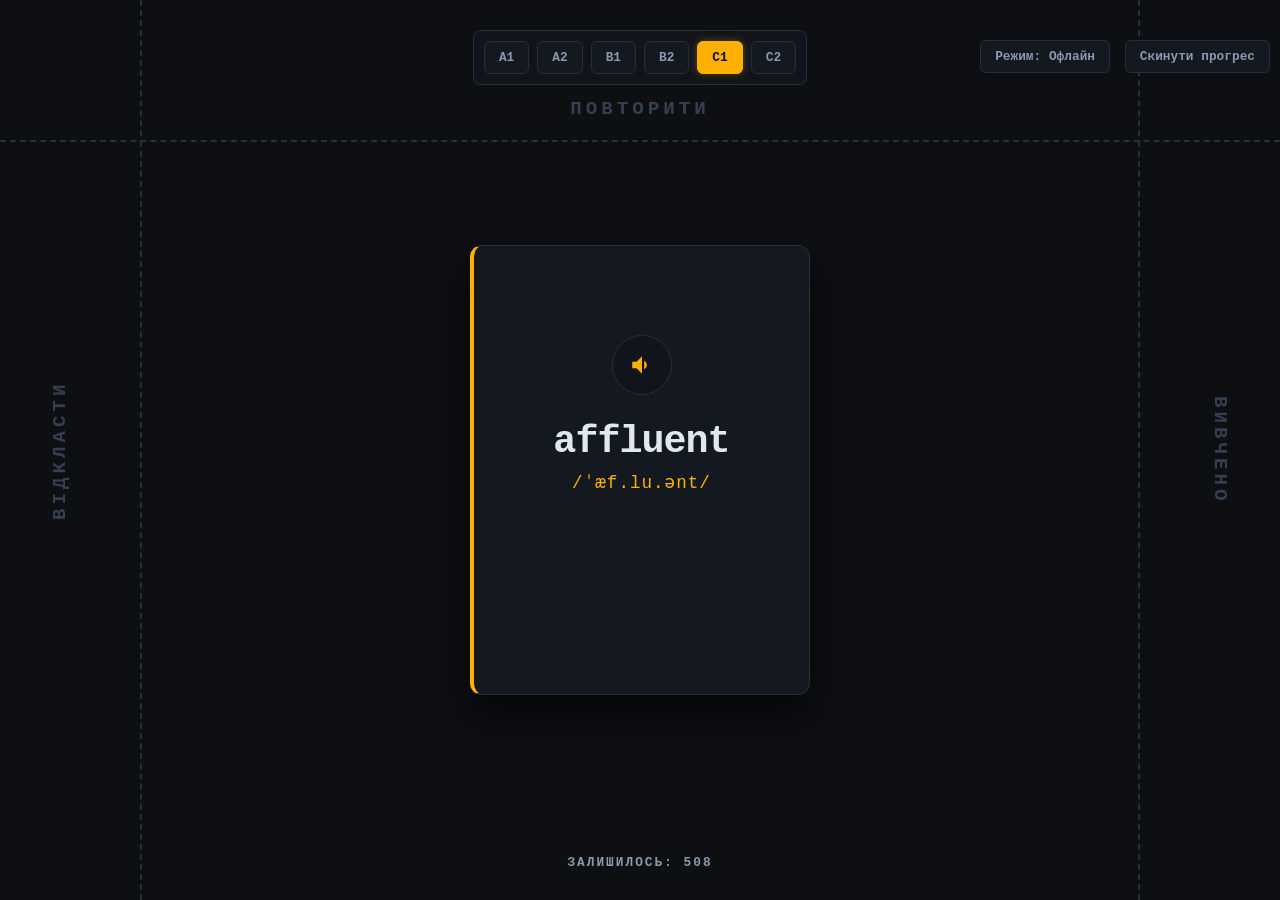
<file: EnglishProv2/index.html>
<!DOCTYPE html>
<html lang="uk">
<head>
    <meta charset="UTF-8">
    <meta name="viewport" content="width=device-width, initial-scale=1.0">
    <title>English Mastery Swipe</title>
    <link rel="stylesheet" href="styles.css">
    <script src="scripts.js" defer></script>
</head>
<body>
    <div class="level-selector">
        <button class="level-btn" onclick="setLevel('A1')">A1</button>
        <button class="level-btn" onclick="setLevel('A2')">A2</button>
        <button class="level-btn" onclick="setLevel('B1')">B1</button>
        <button class="level-btn" onclick="setLevel('B2')">B2</button>
        <button class="level-btn active" onclick="setLevel('C1')">C1</button>
        <button class="level-btn" onclick="setLevel('C2')">C2</button>
    </div>

    <button class="level-btn mode-btn" id="modeBtn" onclick="toggleMode()">
        Режим: Офлайн
    </button>

    <button class="level-btn reset-btn" 
        onclick="resetProgress()" 
        onmouseover="this.style.background='rgba(220, 53, 69, 0.3)'; 
        this.style.borderColor='rgba(220, 53, 69, 0.8)';" 
        onmouseout="this.style.background='rgba(220, 53, 69, 0.15)'; 
        this.style.borderColor='rgba(220, 53, 69, 0.4)';">
        Скинути прогрес
    </button>

    <div class="drop-zone zone-left" id="zoneL">ВІДКЛАСТИ</div>
    <div class="drop-zone zone-top" id="zoneT">ПОВТОРИТИ</div>
    <div class="drop-zone zone-right" id="zoneR">ВИВЧЕНО</div>
    <div class="stack" id="stack"></div>
    <div class="status-info" id="status">ЗАВАНТАЖЕННЯ...</div>
</body>
</html>
</file>
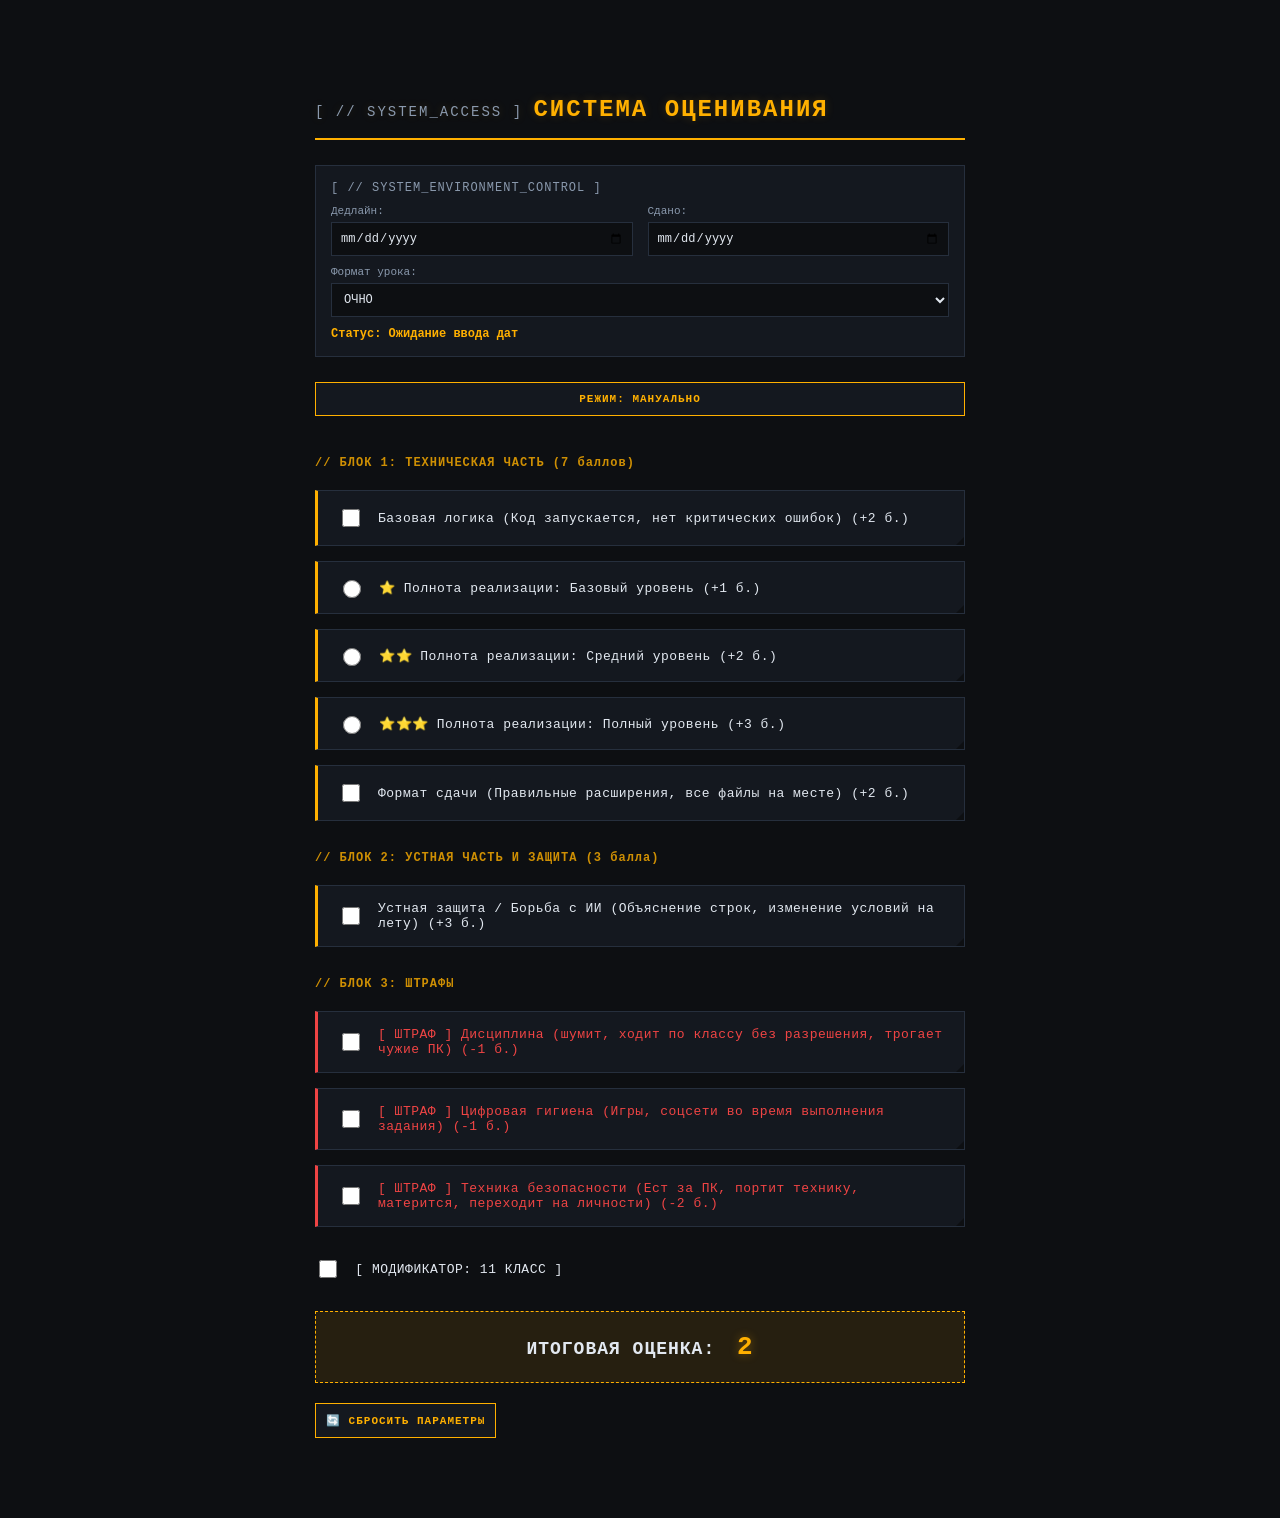
<file: gradez/index.html>
<!DOCTYPE html>
<html lang="ru">
<head>
    <meta charset="UTF-8">
    <meta name="viewport" content="width=device-width, initial-scale=1.0">
    <title>Система оценивания</title>
    <link rel="stylesheet" href="styles.css">
    <script src="scripts.js" defer></script>
</head>
<body>
    <div class="container">
        <h1>Система оценивания</h1>

        <!-- Submission dates and environment control section -->
        <div class="deadline-zone">
            <div class="deadline-title">[ // SYSTEM_ENVIRONMENT_CONTROL ]</div>
            
            <div class="date-inputs">
                <div class="input-group">
                    <label for="deadline-date">Дедлайн:</label>
                    <input type="date" id="deadline-date">
                </div>
                <div class="input-group">
                    <label for="submission-date">Сдано:</label>
                    <input type="date" id="submission-date">
                </div>
            </div>

            <!-- Lesson delivery format switcher -->
            <div class="input-group" style="margin-bottom: 10px;">
                <label for="lesson-format">Формат урока:</label>
                <select id="lesson-format" style="background: var(--bg-color); border: 1px solid var(--border-color); color: var(--text-main); padding: 8px; font-family: inherit; font-size: 12px; outline: none; cursor: pointer;">
                    <option value="offline">ОЧНО</option>
                    <option value="online">ДИСТАНЦИОННО</option>
                </select>
            </div>

            <div id="deadline-status" class="status-ok">Статус: В рамках дедлайна</div>
        </div>

        <!-- КНОПКА ПЕРЕКЛЮЧЕНИЯ РЕЖИМА "ИИ / МАНУАЛЬНО" -->
        <div style="margin-bottom: 25px;">
            <button id="mode-btn" class="ai-btn btn-mode" onclick="toggleGradeMode()">Режим: Мануально</button>
        </div>

        <!-- СПОКОЙНАЯ ИИ-ПАНЕЛЬ С ПОДДЕРЖКОЙ МУЛЬТИВЫБОРА ФАЙЛОВ -->
        <div id="ai-grading-panel" class="disabled-layer hidden" style="background: var(--panel-bg); border: 1px solid var(--border-color); padding: 20px; margin-bottom: 25px; position: relative;">
            <div class="deadline-title" style="color: var(--text-muted);">[ // AUTOMATED_AI_EVALUATION ]</div>
            
            <div class="input-group" style="margin-bottom: 15px;">
                <label style="font-size: 11px; text-transform: uppercase; color: var(--text-muted); margin-bottom: 5px;">1. Описание заданий (ТЗ / Инструкции):</label>
                <div class="custom-file-upload">
                    <!-- ДОБАВЛЕН АТРИБУТ multiple -->
                    <input type="file" id="task-file" accept=".txt,.js,.html,.css,.json" multiple onchange="updateFileName('task-file', 'task-file-name')">
                    <span id="task-file-name" class="file-name-placeholder">[ ВЫБРАТЬ ФАЙЛЫ ЗАДАНИЙ (МОЖНО НЕСКОЛЬКО) ]</span>
                </div>
            </div>

            <div class="input-group" style="margin-bottom: 20px;">
                <label style="font-size: 11px; text-transform: uppercase; color: var(--text-muted); margin-bottom: 5px;">2. Выполненные работы студента:</label>
                <div class="custom-file-upload">
                    <!-- ДОБАВЛЕН АТРИБУТ multiple -->
                    <input type="file" id="student-file" accept=".txt,.js,.html,.css,.json" multiple onchange="updateFileName('student-file', 'student-file-name')">
                    <span id="student-file-name" class="file-name-placeholder">[ ВЫБРАТЬ ФАЙЛЫ РАБОТЫ (МОЖНО НЕСКОЛЬКО) ]</span>
                </div>
            </div>

            <button id="ai-scan-btn" class="ai-btn" style="width: 100%; margin: 0; padding: 12px; font-size: 11px;" onclick="runAiGrading()">
                ЗАПУСТИТЬ ИИ-АНАЛИЗ РАБОТЫ
            </button>

            <!-- Спиннер загрузки -->
            <div id="ai-loading" class="hidden" style="text-align: center; margin-top: 15px; color: var(--accent-gold); font-family: monospace; font-size: 11px; letter-spacing: 0.5px;">
                [ СИСТЕМА АНАЛИЗИРУЕТ ФАЙЛЫ И СВЕРЯЕТ КРИТЕРИИ... ]
            </div>

            <!-- Блок текстового вердикта ИИ -->
            <div id="ai-verdict-box" class="hidden" style="margin-top: 20px; padding: 15px; background: var(--bg-color); border: 1px solid var(--border-color); border-left: 3px solid var(--accent-gold); font-family: monospace; font-size: 12px; line-height: 1.6; white-space: pre-wrap;">
            </div>
        </div>

        <!-- Grading criteria configuration container -->
        <div id="criteria-list">
            <!-- BLOCK 1: Technical Implementation Requirements (7 points max) -->
            <div class="category-title">// БЛОК 1: ТЕХНИЧЕСКАЯ ЧАСТЬ (7 баллов)</div>
            
            <div class="criterion-item">
                <input type="checkbox" id="crit1" class="criterion-checkbox crit-tech" data-points="2">
                <label for="crit1">Базовая логика (Код запускается, нет критических ошибок) (+2 б.)</label>
            </div>
            
            <div class="criterion-item">
                <input type="radio" name="completeness" id="crit2_1" class="criterion-checkbox crit-tech" data-points="1">
                <label for="crit2_1">⭐ Полнота реализации: Базовый уровень (+1 б.)</label>
            </div>
            <div class="criterion-item">
                <input type="radio" name="completeness" id="crit2_2" class="criterion-checkbox crit-tech" data-points="2">
                <label for="crit2_2">⭐⭐ Полнота реализации: Средний уровень (+2 б.)</label>
            </div>
            <div class="criterion-item">
                <input type="radio" name="completeness" id="crit2_3" class="criterion-checkbox crit-tech" data-points="3">
                <label for="crit2_3">⭐⭐⭐ Полнота реализации: Полный уровень (+3 б.)</label>
            </div>
            
            <div class="criterion-item">
                <input type="checkbox" id="crit3" class="criterion-checkbox crit-tech" data-points="2">
                <label for="crit3">Формат сдачи (Правильные расширения, все файлы на месте) (+2 б.)</label>
            </div>

            <!-- BLOCK 2: Oral Defense and Code Understanding (3 points max) -->
            <div class="category-title">// БЛОК 2: УСТНАЯ ЧАСТЬ И ЗАЩИТА (3 балла)</div>
            
            <div class="criterion-item">
                <input type="checkbox" id="crit4" class="criterion-checkbox crit-tech" data-points="3">
                <label for="crit4">Устная защита / Борьба с ИИ (Объяснение строк, изменение условий на лету) (+3 б.)</label>
            </div>

            <!-- BLOCK 3: Workspace Discipline and Penalties (Offline mode only) -->
            <div class="category-title format-offline">// БЛОК 3: ШТРАФЫ</div>
            
            <div class="criterion-item format-offline" style="border-left-color: #ef4444;">
                <input type="checkbox" id="crit5_sh" class="criterion-checkbox crit-penalty" data-points="-1">
                <label for="crit5_sh" style="color: #ef4444;">[ ШТРАФ ] Дисциплина (шумит, ходит по классу без разрешения, трогает чужие ПК) (-1 б.)</label>
            </div>
            <div class="criterion-item format-offline" style="border-left-color: #ef4444;">
                <input type="checkbox" id="crit6_sh" class="criterion-checkbox crit-penalty" data-points="-1">
                <label for="crit6_sh" style="color: #ef4444;">[ ШТРАФ ] Цифровая гигиена (Игры, соцсети во время выполнения задания) (-1 б.)</label>
            </div>
            <div class="criterion-item format-offline" style="border-left-color: #ef4444;">
                <input type="checkbox" id="crit7_sh" class="criterion-checkbox crit-penalty" data-points="-2">
                <label for="crit7_sh" style="color: #ef4444;">[ ШТРАФ ] Техника безопасности (Ест за ПК, портит технику, матерится, переходит на личности) (-2 б.)</label>
            </div>
        </div>

        <!-- Class grade modifier selector (Affects calculation rules) -->
        <div class="class-type-zone" style="margin-top: 20px; margin-bottom: 15px;">
            <label class="switch-label" style="cursor: pointer; user-select: none; font-size: 13px; letter-spacing: 0.5px; color: var(--text-main);">
                <input type="checkbox" id="is-11th-grade" style="width: 18px; height: 18px; accent-color: var(--accent-gold); margin-right: 10px; vertical-align: middle;">
                <span style="vertical-align: middle;">[ МОДИФИКАТОР: 11 КЛАСС ]</span>
            </label>
        </div>

        <!-- Total calculated score and output dashboard -->
        <div class="result-section">
            <h2>Итоговая оценка: <span id="total-score">0</span></h2>
            <div id="penalty-info" style="font-size: 11px; color: var(--text-muted); margin-top: 5px; display: none;"></div>
        </div>

        <button id="reset-btn" class="ai-btn" style="margin-top: 20px; padding: 10px;">🔄 Сбросить параметры</button>
    </div>
</body>
</html>
</file>
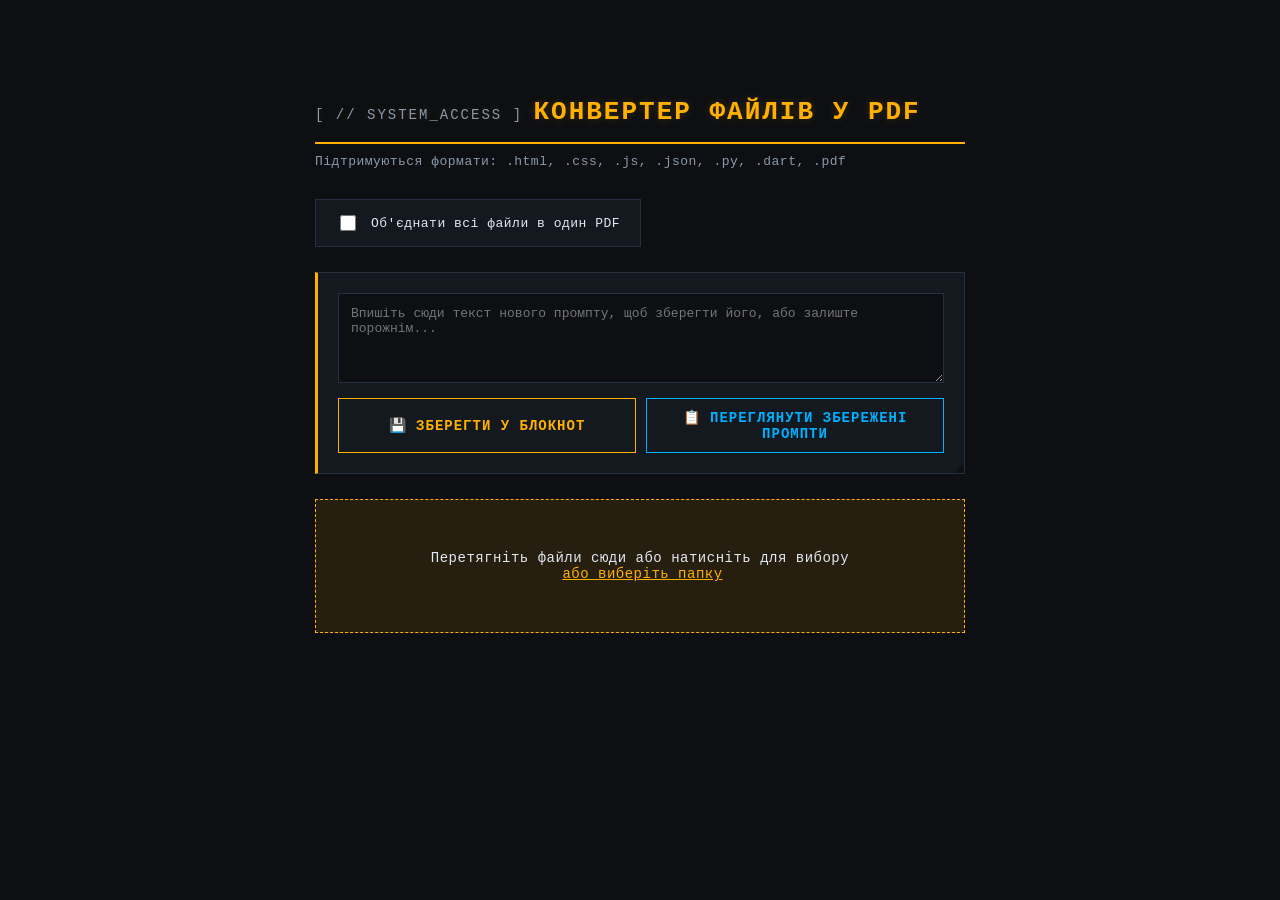
<file: htmlpdf/index.html>
<!DOCTYPE html>
<html lang="uk">
<head>
    <meta charset="UTF-8">
    <meta name="viewport" content="width=device-width, initial-scale=1.0">
    <title>Конвертер код-файлів у PDF</title>
    <link rel="stylesheet" href="styles.css">
    <script src="scripts.js" defer></script>
</head>
<body>
    <h1>Конвертер файлів у PDF</h1>
    <p>Підтримуються формати: .html, .css, .js, .json, .py, .dart, .pdf</p>

    <!-- Global processing mode settings block -->
    <div class="mode-option">
        <label class="switch-label">
            <input type="checkbox" id="mergeModeCheckbox">
            <span>Об'єднати всі файли в один PDF</span>
        </label>
    </div>

    <!-- AI prompt configuration and notepad management subsystem -->
    <div class="ai-assistant-zone">
        <textarea id="aiPrompt" placeholder="Впишіть сюди текст нового промпту, щоб зберегти його, або залиште порожнім..."></textarea>
        
        <div style="display: flex; gap: 10px; margin-top: 10px;">
            <button id="savePromptBtn" class="ai-btn" style="flex: 1; padding: 10px;">💾 Зберегти у блокнот</button>
            <button id="toggleLibraryBtn" class="ai-btn" style="flex: 1; padding: 10px; border-color: #00b0ff; color: #00b0ff;">📋 Переглянути збережені промпти</button>
        </div>
        
        <!-- Hidden by default container for rendering saved AI prompt cards -->
        <div id="promptsLibraryList" style="display: none; margin-top: 15px; background: #121214; border: 1px solid #262f3d; padding: 15px; border-radius: 4px;"></div>
    </div>

    <!-- Core file upload drag-and-drop landing area -->
    <div class="drop-zone" id="dropZone">
        <span>Перетягніть файли сюди або натисніть для вибору</span>
        <span id="folderSelectLink" class="folder-link" style="color: var(--accent-gold); text-decoration: underline; margin-left: 5px; cursor: pointer; display: inline-block; position: relative; z-index: 10;">або виберіть папку</span>
    </div>
    <input type="file" id="fileInput" multiple accept=".html,.css,.js,.json,.py,.dart,.pdf" style="display: none;">
    <input type="file" id="folderInput" webkitdirectory directory style="display: none;">

    <!-- Operational tracking progress indicators -->
    <div class="progress-container" id="progressContainer">
        <div class="progress-bar" id="progressBar"></div>
    </div>

    <!-- Dynamic feedback status message output box -->
    <div id="status"></div>
</body>
</html>
</file>
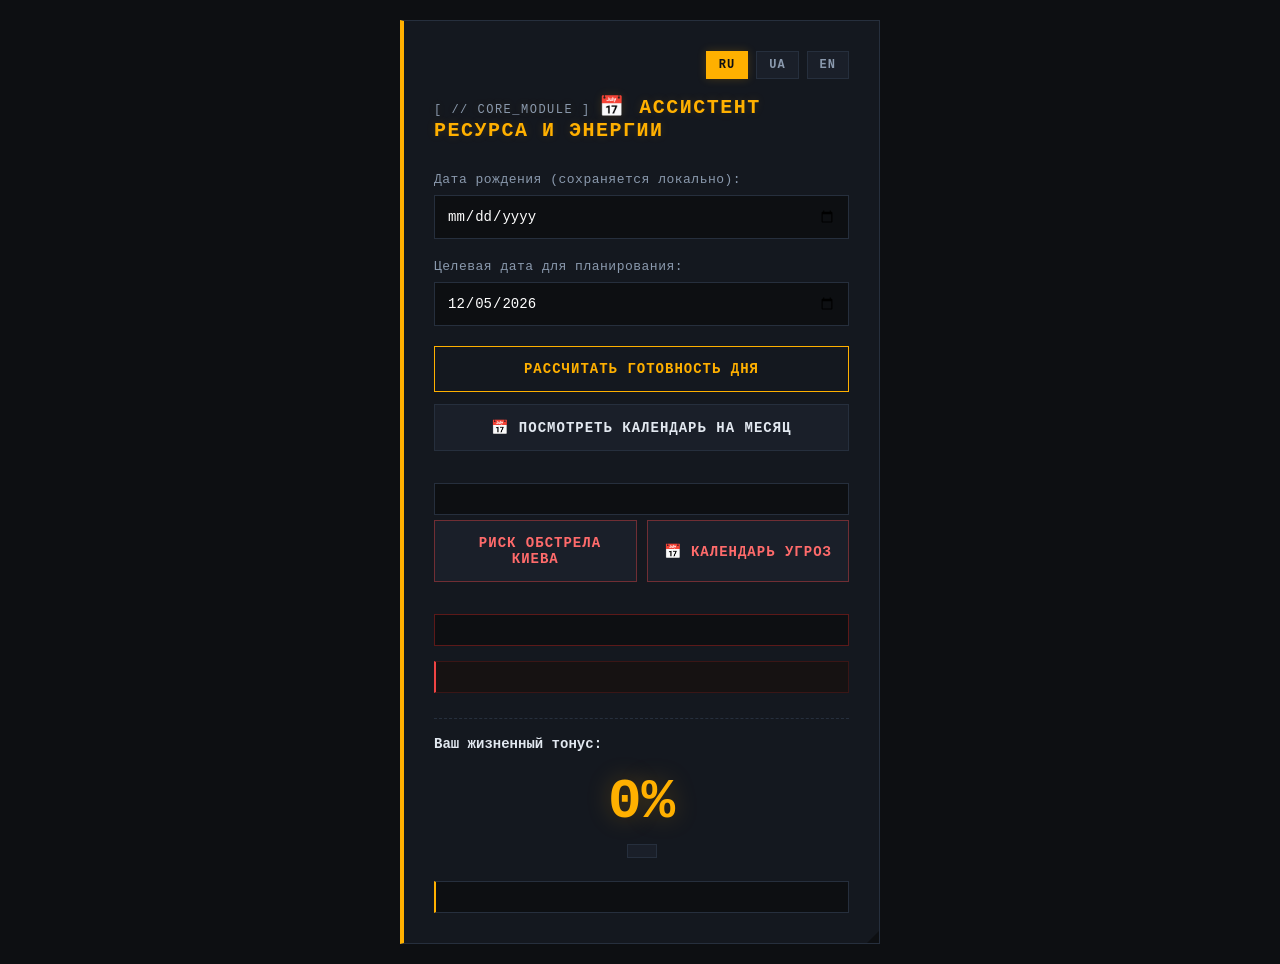
<file: luzk/index.html>
<!DOCTYPE html>
<html lang="ru">
<head>
    <meta charset="UTF-8">
    <meta name="viewport" content="width=device-width, initial-scale=1.0">
    <title>Персональный Ассистент Продуктивности</title>
    <link rel="stylesheet" href="styles.css">
    <script src="scripts.js" defer></script>
</head>
<body>

    <!-- Main tactical control and telemetry container -->
    <div class="container">
        
        <!-- Localization control sub-panel -->
        <div class="lang-selector">
            <button class="lang-btn" data-lang="ru">RU</button>
            <button class="lang-btn" data-lang="uk">UA</button>
            <button class="lang-btn" data-lang="en">EN</button>
        </div>

        <h1 id="mainTitle">📅 Ассистент Ресурса и Энергии</h1>
        
        <!-- User data registration zone -->
        <div class="input-group">
            <label id="lblBirthDate" for="birthDate">Дата рождения (сохраняется локально):</label>
            <input type="date" id="birthDate" required>
        </div>
        
        <!-- Target tracking configuration zone -->
        <div class="input-group">
            <label id="lblTargetDate" for="targetDate">Целевая дата для планирования:</label>
            <input type="date" id="targetDate" required>
        </div>
        
        <!-- Core computational action triggers -->
        <button id="calcBtn">Рассчитать готовность дня</button>
        
        <!-- Personal biorhythms calendar subsystem -->
        <button id="toggleCalBtn" class="sec-btn">📅 Посмотреть календарь</button>
        <div id="calendarBox" class="calendar-box"></div>
        
        <!-- Air raid threat assessment subsystem controls -->
        <div class="btn-row">
            <button id="threatBtn" class="sec-btn threat-btn">️ Риск обстрела</button>
            <button id="toggleThreatCalBtn" class="sec-btn threat-btn">📅 Календарь угроз</button>
        </div>
        <div id="threatCalendarBox" class="calendar-box threat-cal-box"></div>
        <div id="threatBox" class="threat-box"></div>

        <!-- Analytical output metrics and visualization module -->
        <div class="result-box" id="resultBox">
            <div class="verdict" id="verdictText">Ваш жизненный тонус:</div>
            <div class="luck-percent" id="luckValue">0%</div>
            <div id="cycleInfo" class="cycle-badge"></div>
            <br><br>
            <div class="details" id="detailsText"></div>
        </div>
    </div>
</body>
</html>
</file>
<file: AIPromptStudio/styles.css>
body {
    font-family: 'Consolas', 'Courier New', monospace;
    background-color: #0b0c10;
    color: #cbd5e1;
    margin: 0;
    padding: 25px;
    font-size: 13px;
}
.container {
    max-width: 1200px;
    margin: 0 auto;
}
h1 {
    color: #ffb700;
    font-size: 18px;
    margin: 0 0 10px 0;
    text-transform: uppercase;
    letter-spacing: 1px;
}
.system-tag {
    color: #64748b;
    font-size: 14px;
    margin-right: 5px;
}
.header-line {
    width: 100%;
    height: 1px;
    background-color: #ffb700;
    margin-bottom: 25px;
}

h2 {
    color: #ffb700;
    font-size: 13px;
    text-transform: uppercase;
    margin-top: 0;
    margin-bottom: 15px;
    letter-spacing: 1px;
}

/* Компактные поля ввода в стиле Deus Ex */
input, select, textarea {
    width: 100%;
    padding: 10px;
    background-color: #0e1017;
    border: 1px solid #1e293b;
    border-radius: 0px;
    color: #fff;
    box-sizing: border-box;
    margin-bottom: 12px;
    font-size: 13px;
    font-family: inherit;
}
input::placeholder, textarea::placeholder {
    color: #475569;
}
textarea {
    height: 160px;
    resize: vertical;
}
input:focus, select:focus, textarea:focus {
    outline: none;
    border-color: #ffb700;
    background-color: #111420;
}

/* Кнопки как в Конвертере файлов */
.btn {
    padding: 10px 15px;
    border: 1px solid #ffb700;
    border-radius: 0px;
    background-color: transparent;
    cursor: pointer;
    font-size: 12px;
    font-weight: 600;
    text-transform: uppercase;
    letter-spacing: 1px;
    font-family: inherit;
    transition: all 0.15s ease;
    width: 100%;
}
.btn-success { 
    border-color: #ffb700; 
    color: #ffb700; 
}
.btn-success:hover { 
    background-color: rgba(255, 183, 0, 0.08); 
}
.btn-primary { 
    border-color: #ffb700; 
    color: #ffb700; 
}
.btn-primary:hover { 
    background-color: rgba(255, 183, 0, 0.08); 
}
.btn-secondary { 
    border-color: #475569; 
    color: #94a3b8; 
}
.btn-secondary:hover { 
    border-color: #94a3b8; 
    color: #fff; 
}

/* Панели с тонкими рамками */
.editor-panel {
    border: 1px solid #ffb700;
    padding: 20px;
    background-color: #0b0c10;
}

/* Фильтры категорий */
.filter-buttons {
    display: flex;
    flex-wrap: wrap;
    gap: 6px;
    margin-bottom: 12px;
}
.btn-filter {
    background: transparent;
    border: 1px solid #1e293b;
    color: #64748b;
    padding: 5px 10px;
    font-family: inherit;
    font-size: 11px;
    cursor: pointer;
    text-transform: uppercase;
}
.btn-filter:hover {
    border-color: #ffb700;
    color: #ffb700;
}
.btn-filter.active {
    border-color: #ffb700;
    color: #ffb700;
    background-color: rgba(255, 183, 0, 0.05);
}

.search-box input { margin-bottom: 15px; }

.prompts-list::-webkit-scrollbar { width: 3px; }
.prompts-list::-webkit-scrollbar-track { background: #0b0c10; }
.prompts-list::-webkit-scrollbar-thumb { background: #ffb700; }

.prompt-card {
    background-color: #0e1017;
    border: 1px solid #1e293b;
    padding: 12px;
    border-radius: 0px;
}
.prompt-card:hover {
    border-color: #ffb700;
}
.prompt-card h3 { 
    margin-top: 0; 
    margin-bottom: 6px; 
    color: #fff; 
    font-size: 13px; 
    text-transform: uppercase; 
}
.prompt-card p {
    font-size: 12px;
    color: #64748b;
    white-space: nowrap;
    overflow: hidden;
    text-overflow: ellipsis;
    margin-bottom: 12px;
}
.card-actions { display: flex; gap: 8px; }
.card-actions button {
    padding: 5px 10px;
    font-size: 11px;
    border: 1px solid transparent;
    border-radius: 0px;
    cursor: pointer;
    font-family: inherit;
    text-transform: uppercase;
}
.btn-action-copy { background-color: transparent; border-color: #38bdf8; color: #38bdf8; }
.btn-action-copy:hover { background-color: rgba(56, 189, 248, 0.08); }
.btn-action-delete { background-color: transparent; border-color: #ef4444; color: #ef4444; }
.btn-action-delete:hover { background-color: rgba(239, 68, 68, 0.08); }

/* Модальное окно терминала */
.modal {
    position: fixed;
    top: 0; left: 0; width: 100%; height: 100%;
    background-color: rgba(5, 5, 8, 0.85);
    display: flex; align-items: center; justify-content: center;
    z-index: 1000;
}
.modal.hidden { display: none; }
.modal-content {
    background-color: #0b0c10;
    border: 1px solid #ffb700;
    padding: 20px;
    border-radius: 0px;
    width: 90%;
    max-width: 550px;
}
.modal-actions { display: flex; gap: 12px; margin-top: 12px; }
.var-input-group { margin-bottom: 10px; }
.var-input-group label { display: block; font-size: 11px; color: #ffb700; margin-bottom: 4px; text-transform: uppercase; }

.btn-action-edit { 
    background-color: transparent; 
    border: 1px solid #10b981 !important; 
    color: #10b981; 
}
.btn-action-edit:hover { 
    background-color: rgba(16, 185, 129, 0.08); 
}
.card-tag {
    display: none; /* Скрываем теги категорий, так как мы их удалили */
}


/* 1. Ограничиваем общую высоту сетки макета, чтобы она не уходила вниз */
.main-layout {
    display: grid;
    grid-template-columns: 1fr 1fr;
    gap: 25px;
    height: calc(100vh - 120px); /* Занимает всю высоту экрана минус шапка */
    align-items: start;
}

/* 2. Делаем панель библиотеки флекс-контейнером на всю доступную высоту */
.library-panel {
    border: 1px solid #ffb700;
    padding: 20px;
    background-color: #0b0c10;
    display: flex;
    flex-direction: column;
    height: 100%;
    box-sizing: border-box;
}

/* 3. Заставляем список промптов забирать все свободное место и скроллиться внутри панели */
.prompts-list {
    flex-grow: 1;
    max-height: none; /* Убираем старое жесткое ограничение в 400px */
    overflow-y: auto;  /* Включаем вертикальную прокрутку */
    display: flex;
    flex-direction: column;
    gap: 12px;
    padding-right: 5px; /* Небольшой отступ, чтобы карточки не перекрывали скроллбар */
}

/* Адаптивность для мобильных устройств: возвращаем обычный скролл страницы */
@media (max-width: 768px) {
    .main-layout { 
        grid-template-columns: 1fr; 
        height: auto; /* На смартфонах панели будут идти друг за другом */
    }
    .library-panel {
        height: 500px; /* Фиксированная удобная высота для библиотеки на мобильных */
    }
}
</file>
<file: AITraces/styles.css>
body {
    font-family: 'Consolas', 'Courier New', monospace;
    background-color: #0b0c10;
    color: #cbd5e1;
    margin: 0;
    padding: 25px;
    font-size: 13px;
}
.container {
    max-width: 1200px;
    margin: 0 auto;
}
h1 {
    color: #ffb700;
    font-size: 18px;
    margin: 0 0 10px 0;
    text-transform: uppercase;
    letter-spacing: 1px;
}
.system-tag {
    color: #64748b;
    font-size: 14px;
    margin-right: 5px;
}
.header-line {
    width: 100%;
    height: 1px;
    background-color: #2e3846;
    margin-bottom: 25px;
}
.main-layout {
    display: grid;
    grid-template-columns: 1fr 1fr;
    gap: 25px;
}
@media (max-width: 768px) {
    .main-layout { grid-template-columns: 1fr; }
}
h2 {
    color: #ffb700;
    font-size: 13px;
    text-transform: uppercase;
    margin-top: 0;
    margin-bottom: 15px;
    letter-spacing: 1px;
}

/* Поля ввода в стиле инпутов htmlpdf */
input, select, textarea {
    width: 100%;
    padding: 10px;
    background-color: #0e1017;
    border: 1px solid #1e293b;
    border-radius: 0px;
    color: #fff;
    box-sizing: border-box;
    margin-bottom: 12px;
    font-size: 13px;
    font-family: inherit;
}
input::placeholder, textarea::placeholder {
    color: #475569;
}
textarea {
    height: 250px;
    resize: vertical;
}
input:focus, select:focus, textarea:focus {
    outline: none;
    border-color: #ffb700;
    background-color: #111420;
}

/* Драг-зона для файлов */
.drop-zone {
    border: 1px dashed #475569;
    padding: 20px;
    text-align: center;
    cursor: pointer;
    background: #0e1017;
    margin-bottom: 15px;
    color: #475569;
    transition: all 0.15s ease;
}
.drop-zone:hover {
    background: rgba(255, 183, 0, 0.02);
    border-color: #ffb700;
    color: #cbd5e1;
}

/* Кнопки как в htmlpdf */
.btn {
    padding: 10px 15px;
    border: 1px solid #ffb700;
    border-radius: 0px;
    background-color: transparent;
    color: #ffb700;
    cursor: pointer;
    font-size: 12px;
    font-weight: 600;
    text-transform: uppercase;
    letter-spacing: 1px;
    font-family: inherit;
    transition: all 0.15s ease;
    width: 100%;
}
.btn-success { 
    border-color: #ffb700; 
    color: #ffb700; 
}
.btn-success:hover { 
    background-color: rgba(255, 183, 0, 0.08);
}

/* Панели терминала с тонкими мягкими рамками */
.editor-panel, .library-panel {
    border: 1px solid #1e293b;
    padding: 20px;
    background-color: #0b0c10;
    box-sizing: border-box;
}

.hidden {
    display: none !important;
}

/* Карточка вердикта */
.score-card {
    background: #0e1017;
    padding: 15px;
    border: 1px solid #1e293b;
    border-left: 4px solid #ffb700;
    margin-bottom: 20px;
    font-size: 14px;
    text-transform: uppercase;
}
.score-card span {
    font-weight: bold;
}

/* Окно предпросмотра подсвеченного текста */
.text-preview {
    width: 100%;
    min-height: 150px;
    max-height: 250px;
    overflow-y: auto;
    padding: 15px;
    background: #0e1017;
    border: 1px solid #1e293b;
    margin-bottom: 20px;
    line-height: 1.6;
    white-space: pre-wrap;
    box-sizing: border-box;
    color: #cbd5e1;
}
.text-preview::-webkit-scrollbar, .prompts-list::-webkit-scrollbar { width: 3px; }
.text-preview::-webkit-scrollbar-track, .prompts-list::-webkit-scrollbar-track { background: #0b0c10; }
.text-preview::-webkit-scrollbar-thumb, .prompts-list::-webkit-scrollbar-thumb { background: #334155; }

/* Список плашек найденных маркеров */
.prompts-list {
    max-height: 200px;
    overflow-y: auto;
    display: flex;
    flex-direction: column;
    gap: 8px;
    padding: 0;
    margin: 0;
}
.prompts-list li {
    margin-bottom: 0px;
    padding: 10px 15px;
    list-style-type: none;
    font-size: 12px;
    box-sizing: border-box;
    background-color: #0e1017;
    border: 1px solid #1e293b;
}

/* Стили плашек результатов на темном фоне */
#markerList li.hl-stamp { background: #1a0f10; border-left: 4px solid #ef4444; color: #f87171; }
#markerList li.hl-gemini { background: #0c1524; border-left: 4px solid #0284c7; color: #38bdf8; }
#markerList li.hl-code { background: #0f1c15; border-left: 4px solid #22c55e; color: #4ade80; }
#markerList li.hl-tz { background: #1c1a10; border-left: 4px solid #eab308; color: #facc15; }
#markerList li.hl-watermark { background: #171126; border-left: 4px solid #a855f7; color: #c084fc; }

/* Стили самого подсвеченного текста внутри блока просмотра */
.hl-stamp { background: rgba(239, 68, 68, 0.25) !important; color: #f87171 !important; font-weight: bold; padding: 1px 2px; }
.hl-gemini { background: rgba(2, 132, 199, 0.25) !important; color: #38bdf8 !important; font-weight: bold; padding: 1px 2px; }
.hl-code { background: rgba(34, 197, 94, 0.25) !important; color: #4ade80 !important; font-weight: bold; padding: 1px 2px; }
.hl-tz { background: rgba(234, 179, 8, 0.25) !important; color: #facc15 !important; font-weight: bold; padding: 1px 2px; }
.hl-watermark { background: rgba(168, 85, 247, 0.25) !important; color: #c084fc !important; font-weight: bold; padding: 1px 2px; }

/* Терминальный спиннер загрузки */
.spinner {
    border: 2px solid #1e293b;
    border-top: 2px solid #ffb700;
    border-radius: 0%;
    width: 20px;
    height: 20px;
    animation: spin 1s linear infinite;
    margin: 15px auto;
}
@keyframes spin {
    0% { transform: rotate(0deg); }
    100% { transform: rotate(360deg); }
}

/* Стили для переключателя режимов */
.btn-mode {
    border-color: #475569;
    color: #64748b;
}
.btn-mode.online-active {
    border-color: #ffb700;
    color: #ffb700;
    background-color: rgba(255, 183, 0, 0.05);
}
</file>
<file: BorderClash/styles.css>
body {
    margin: 0;
    padding: 10px 0;       /* Добавили небольшие отступы сверху и снизу */
    background-color: #1a1a1a;
    color: #fff;
    font-family: 'Segoe UI', Tahoma, Geneva, Verdana, sans-serif;
    display: flex;
    flex-direction: column;
    align-items: center;
    justify-content: flex-start; /* Изменили с center на flex-start для корректного скролла */
    min-height: 100vh;
    overflow-x: hidden;    /* Блокируем скролл только по горизонтали */
    overflow-y: auto;      /* Включаем автоматический вертикальный скролл, если контент не влезает */
    touch-action: pan-x pan-y pinch-zoom;
}


/* Панель управления (кнопки и статус-бар) */
#controls {
    margin-bottom: 8px;
    display: flex;
    gap: 8px;              /* Уменьшили зазор между кнопками с 15px до 8px */
    align-items: center;
    z-index: 10;
    flex-wrap: wrap;       /* Позволяет кнопкам автоматически переноситься на новую строку */
    justify-content: center; /* Центрирует перенесенные кнопки */
    padding: 0 10px;       /* Защитные отступы по бокам экрана */
    width: 100%;           /* Растягиваем панель на всю доступную ширину */
    box-sizing: border-box;
}

/* Общий стиль для кнопок */
button {
    background-color: #333;
    color: #fff;
    border: 2px solid #555;
    padding: 8px 14px;      /* Немного уменьшили внутренние отступы кнопок */
    font-size: 14px;        /* Уменьшили базовый шрифт с 16px до 14px */
    cursor: pointer;
    border-radius: 5px;
    transition: all 0.3s ease;
}


button:hover:not(:disabled) {
    background-color: #555;
    border-color: #888;
}

button:disabled {
    opacity: 0.4;
    cursor: not-allowed;
}

/* Выделяющийся стиль для кнопки "Атаковать" */
#btn-attack {
    background-color: #8b0000;
    border-color: #b22222;
}

#btn-attack:hover:not(:disabled) {
    background-color: #b22222;
    border-color: #ff0000;
}

/* Текстовая строка состояния */
#status {
    font-size: 18px;
    font-weight: bold;
    min-width: 250px;
    text-align: center;
}

/* Обёртка для холста (задаёт тень и позиционирование для меток) */
#game-container {
    position: relative;
    box-shadow: 0 10px 30px rgba(0, 0, 0, 0.5);
    border-radius: 8px;
    overflow: hidden;
    background: #242424;
    width: 95vw;            /* Змінити на це */
    max-width: 1024px;      /* Додати цей рядок */
    aspect-ratio: 1024/768; /* Додати цей рядок */
}


/* Игровой холст */
canvas {
    display: block;
    cursor: crosshair;
    width: 100%;  /* Додати цей рядок */
    height: 100%;
}

/* Текстовые метки стран поверх холста */
.hud-label {
    position: absolute;
    font-size: 28px;
    font-weight: 900;
    opacity: 0.45; /* Збільшуємо видимість */
    pointer-events: none;
    text-transform: uppercase;
    letter-spacing: 2px;
    /* Чорне обведення-тінь гарантує читабельність на білому, чорному та кольоровому фонах */
    text-shadow: 2px 2px 0px #000, -1px -1px 0px #000, 1px -1px 0px #000, -1px 1px 0px #000;
}

#label-left {
    left: 50px;
    top: 30px;
    color: #fff;
}

#label-right {
    right: 50px;
    top: 30px;
    color: #fff;
}

#btn-auto {
    background-color: #1e3a1e;
    border-color: #2e5a2e;
}
#btn-auto:hover:not(:disabled) {
    background-color: #2e5a2e;
    border-color: #3e7a3e;
}
#btn-auto.active {
    background-color: #cca700;
    border-color: #eab308;
    color: #000;
}
</file>
<file: Countries and regions/styles.css>
:root {
    --bg: #0d0f12;                /* Глибокий кіберпанк фон */
    --panel: #14181f;             /* Темні панелі Deus Ex */
    --text: #e2e8f0;              /* Світлий текст */
    --muted: #8a99ad;             /* Приглушений системний текст */
    --accent: #ffb000;            /* Фірмовий янтарно-золотий */
    --accent-dim: rgba(255, 176, 0, 0.1);
    --border-color: #262f3d;      /* Технологічні рамки */
}

* {
    box-sizing: border-box;
    font-family: 'SF Mono', SFMono-Regular, Consolas, 'Liberation Mono', Menlo, monospace;
}

@media print {
    .no-print { display: none; }
}

body {
    margin: 0;
    color: var(--text);
    background: var(--bg);
    display: flex;
    justify-content: center;
    padding: 20px;
    -webkit-font-smoothing: antialiased;
}

.app {
    display: grid;
    grid-template-columns: 560px 360px;
    gap: 20px;
    max-width: 960px;
    width: 100%;
}

.map-wrap,
.panel {
    background: var(--panel);
    border-top: 1px solid var(--border-color);
    border-right: 1px solid var(--border-color);
    border-bottom: 1px solid var(--border-color);
    border-left: 4px solid var(--accent); /* Золота плашка зліва як у MyToolbox */
    position: relative;
    overflow: auto;
}

.map-wrap {
    padding: 15px;
}

/* ІГРОВА КАРТА — Зробили фон значно темнішим та прибрали білі рамки */
.map {
    position: relative;
    width: 540px;
    height: 660px;
    margin: 0 auto;
    background-color: #222834 !important; /* Цвет изменен на более светлый графитовый */
    border: 1px solid #ddd;
    overflow: hidden;
}

.zoom-row {
    display: flex;
    align-items: center;
    gap: 12px;
    margin-top: 12px;
    font-size: 12px;
    color: var(--text-muted);
}

.zoom-row input[type="range"] {
    flex: 1;
    accent-color: var(--accent);
}

.map-bg {
    position: absolute;
    inset: 0;
    width: 100%;
    height: 100%;
    object-fit: contain;
    opacity: 0;
    pointer-events: none;
}

.borders {
    position: absolute;
    inset: 0;
    width: 100%;
    height: 100%;
    pointer-events: auto;
    display: block;
    z-index: 1;
}

/* Кордони та шари мапи не чіпаємо, лише пом'якшуємо обведення */
.country-border {
    fill: none;
    stroke: #000 !important; /* Возвращен исходный черный цвет */
    stroke-width: 6;
    stroke-linecap: round;
    stroke-linejoin: round;
    pointer-events: none;
}

.region-border {
    fill: none;
    stroke: #000 !important; /* Возвращен исходный черный цвет */
    stroke-width: 3;
    stroke-linecap: round;
    stroke-linejoin: round;
}

.regions-layer {
    pointer-events: auto;
}

.region-shape {
    stroke-width: 2;
    stroke-linejoin: round;
    cursor: pointer;
    transition: fill 0.12s ease, stroke 0.12s ease, stroke-width 0.12s ease;
    /* Убрали принудительное переопределение цвета, цвета теперь снова берутся из JS */
}

/* Подсветка выбранного региона */
.region-shape.selected {
    stroke: #2563eb !important; /* Исходный синий цвет выделения */
    stroke-width: 5;
}

.internal-boundary {
    stroke: #000 !important; /* Возвращен исходный черный цвет */
    stroke-width: 3;
    stroke-linecap: round;
    pointer-events: none;
}

/* Кнопки вибору регіонів на карті */
.region-btn {
    position: absolute;
    width: 44px;
    height: 44px;
    border-radius: 50%;
    border: 2px solid #0d0f12 !important;
    color: #fff;
    font-weight: 700;
    cursor: pointer;
    transform: translate(-50%, -50%);
    display: flex;
    align-items: center;
    justify-content: center;
    user-select: none;
    z-index: 5;
    box-shadow: 0 4px 10px rgba(0,0,0,0.5);
}

.region-btn.selected {
    outline: 3px solid var(--accent) !important;
    z-index: 2;
}

.capital-star {
    position: absolute;
    transform: translate(-50%, -50%);
    font-size: 20px;
    color: var(--accent);
    text-shadow: 0 0 8px rgba(255, 176, 0, 0.6);
    z-index: 10;
    pointer-events: none;
}

.reinforcement-token {
    position: absolute;
    width: 58px;
    height: 58px;
    border-radius: 50%;
    border: 2px solid var(--accent) !important;
    background: #202632 !important;
    color: var(--accent) !important;
    font-weight: 800;
    display: none;
    align-items: center;
    justify-content: center;
    transform: translate(-50%, -50%);
    z-index: 20;
    cursor: grab;
    user-select: none;
    box-shadow: 0 4px 14px rgba(0, 0, 0, 0.5);
}

.factory-icon {
    position: absolute;
    transform: translate(-50%, -50%);
    pointer-events: none;
    z-index: 6;
    width: 40px;  /* Задаем фиксированный размер для точного центрирования */
    height: 40px;
}

.factory-gear {
    position: absolute;
    inset: 0;
    display: flex;
    align-items: center;
    justify-content: center;
    font-size: 28px; /* Оставляем оригинальный размер шестеренки */
    opacity: 0.9;
    line-height: 1;
    z-index: 1;
}

.factory-icon .factory-count {
    position: absolute;
    top: 50%;
    left: 50%;
    transform: translate(-50%, -50%);
    font-size: 11px; /* Сделали шрифт чуть меньше, чтобы он красиво вписывался внутрь шестеренки */
    font-weight: 900;
    color: #fff !important;
    z-index: 5; /* Выталкивает текст на передний план */
    line-height: 1;
    text-shadow: 0 1px 0 #000, 0 0 4px #000; /* Черная тень, чтобы белая цифра не терялась */
}

/* Права панель інтерфейсу */
.panel {
    /* Измените существующий параметр width или max-width, чтобы панель могла расширяться */
    width: auto;
    min-width: 580px; /* Дает достаточно места и кнопкам, и статистике рядом */
    display: flex;
    flex-direction: column;
    gap: 15px;
    /* остальные ваши дефолтные стили панели оставьте без изменений */
}


.panel h1 {
    margin: 0;
    font-size: 20px;
    color: var(--accent);
    text-transform: uppercase;
    letter-spacing: 1px;
}

.panel h1::before {
    content: "[ // STRATEGY ] ";
    font-size: 11px;
    color: var(--muted);
}

.muted {
    color: var(--muted);
    font-size: 12px;
    margin: -10px 0 10px 0;
}

/* Блок статусу */
.status {
    border: 1px solid var(--border-color);
    padding: 15px;
    background: #11141a;
}

.status p {
    margin: 8px 0;
    font-size: 13px;
    color: var(--text-main);
}

.status strong {
    color: var(--accent);
    text-transform: uppercase;
    font-size: 11px;
    letter-spacing: 0.5px;
}

/* Сітки кнопок управління */
.controls {
    display: grid;
    grid-template-columns: 1fr 1fr;
    gap: 10px;
}

button {
    border: 1px solid var(--border-color);
    background: #1a212b;
    color: var(--text-main);
    padding: 12px 10px;
    cursor: pointer;
    font-weight: bold;
    font-size: 12px;
    text-transform: uppercase;
    letter-spacing: 0.5px;
    transition: all 0.2s ease-in-out;
}

button:hover:not(:disabled) {
    border-color: var(--accent);
    color: var(--accent);
    background: var(--accent-dim);
}

button:disabled {
    opacity: 0.25;
    cursor: not-allowed;
}

.btn-primary {
    background: transparent;
    border: 1px solid var(--accent);
    color: var(--accent);
    grid-column: 1 / -1;
    font-size: 14px;
    padding: 15px;
}

.btn-primary:hover {
    background: var(--accent) !important;
    color: var(--bg) !important;
    box-shadow: 0 0 15px rgba(255, 176, 0, 0.25);
}

.btn-danger { border-color: rgba(239, 68, 68, 0.4); color: #ff6b6b; }
.btn-danger:hover:not(:disabled) { border-color: #ef4444; color: #ef4444; background: rgba(239, 68, 68, 0.05); }

.btn-success { border-color: rgba(16, 185, 129, 0.4); color: #51cf66; }
.btn-success:hover:not(:disabled) { border-color: #10b981; color: #10b981; background: rgba(16, 185, 129, 0.05); }

/* Випадаючі списки мап */
select {
    padding: 10px;
    background: #0d0f12;
    border: 1px solid var(--border-color);
    color: #fff;
    font-family: inherit;
    font-size: 13px;
}

select:focus {
    border-color: var(--accent);
    outline: none;
}

/* Ігровий консольний лог */
.log {
    border: 1px solid var(--border-color);
    height: 220px;
    overflow: auto;
    padding: 15px;
    background: #090b0e;
    font-size: 12px;
    line-height: 1.5;
    color: #cbd5e1;
    text-align: left;
}

.log p {
    margin: 4px 0;
    border-bottom: 1px dashed rgba(38, 47, 61, 0.3);
    padding-bottom: 4px;
}

/* Оверлеї (Модальні вікна передачі ходу) */
.pass-overlay, .units-overlay {
    position: fixed;
    inset: 0;
    display: none;
    align-items: center;
    justify-content: center;
    background: rgba(5, 7, 10, 0.85);
    z-index: 30;
    backdrop-filter: blur(4px);
}

.pass-overlay.show, .units-overlay.show {
    display: flex;
}

.pass-card, .units-card {
    width: min(400px, 92vw);
    background: var(--panel);
    border: 1px solid var(--border-color);
    border-top: 4px solid var(--accent);
    padding: 30px;
    text-align: center;
    box-shadow: 0 20px 50px rgba(0,0,0,0.7);
}

.pass-card h2, .units-card h3 {
    margin: 0 0 10px;
    color: var(--accent);
    text-transform: uppercase;
    font-size: 18px;
    letter-spacing: 1px;
}

.pass-card p, .units-meta {
    margin: 0 0 20px;
    color: var(--muted);
    font-size: 13px;
}

/* Кастомний нумпад для введення кількості юнітів */
.units-display {
    border: 1px solid var(--border-color);
    background: #0d0f12;
    color: var(--accent);
    min-height: 52px;
    padding: 10px 15px;
    margin-bottom: 15px;
    text-align: right;
    font-size: 26px;
    font-weight: bold;
}

.units-keypad {
    display: grid;
    grid-template-columns: repeat(3, 1fr);
    gap: 8px;
}

.units-keypad button {
    padding: 14px;
    font-size: 18px;
    background: #1a212b;
    border-color: var(--border-color);
    color: #fff;
}

.units-actions {
    display: grid;
    grid-template-columns: 1fr 1fr;
    gap: 10px;
    margin-top: 15px;
}

.units-actions .cancel-btn { background: #262f3d; color: var(--text-muted); }
.units-actions .ok-btn { border-color: var(--accent); color: var(--accent); background: var(--accent-dim); }

/* Декоративний зрізаний куточок на панелях */
.map-wrap::after, .panel::after {
    content: '';
    position: absolute;
    bottom: 0;
    right: 0;
    width: 0;
    height: 0;
    border-style: solid;
    border-width: 0 0 10px 10px;
    border-color: transparent transparent var(--bg) transparent;
}

.artillery-icon {
    position: absolute;
    transform: translate(-50%, -50%);
    background: #475569;
    color: #ffffff;
    border: 1px solid #1e293b;
    border-radius: 4px;
    padding: 1px 4px;
    font-size: 11px;
    font-weight: bold;
    display: flex;
    align-items: center;
    gap: 2px;
    pointer-events: none;
    box-shadow: 0 1px 3px rgba(0,0,0,0.3);
    z-index: 10;
}
.artillery-icon .artillery-ammo {
    font-size: 10px;
    color: #cbd5e1;
}
</file>
<file: DuplicatesInJSON/styles.css>
:root {
    --bg-color: #0d0f12;
    --panel-bg: #14181f;
    --accent-gold: #ffb000;
    --accent-gold-dim: #cca133;
    --text-main: #e2e8f0;
    --text-muted: #8a99ad;
    --border-color: #262f3d;
    --error-red: #e74c3c;
}

body {
    font-family: 'Courier New', Courier, monospace;
    background-color: var(--bg-color);
    color: var(--text-main);
    max-width: 750px;
    margin: 60px auto;
    padding: 0 20px;
    -webkit-font-smoothing: antialiased;
}

h1 {
    font-size: 28px;
    letter-spacing: 3px;
    text-transform: uppercase;
    color: var(--accent-gold);
    border-bottom: 2px solid var(--accent-gold);
    padding-bottom: 15px;
    margin-bottom: 40px;
    text-shadow: 0 0 10px rgba(255, 176, 0, 0.2);
}

h1::before {
    content: "[ // SYSTEM_ACCESS ] ";
    font-size: 16px;
    color: var(--text-muted);
    vertical-align: middle;
}

.container {
    background: var(--panel-bg);
    padding: 30px;
    border-left: 4px solid var(--accent-gold);
    border-top: 1px solid var(--border-color);
    border-right: 1px solid var(--border-color);
    border-bottom: 1px solid var(--border-color);
    position: relative;
    box-sizing: border-box;
}

.system-header {
    font-size: 13px;
    color: var(--accent-gold);
    letter-spacing: 1px;
    margin-bottom: 25px;
    font-weight: bold;
}

/* Стилизация зоны загрузки под стиль Deus Ex */
.file-upload {
    display: flex;
    align-items: center;
    justify-content: center;
    border: 1px dashed var(--accent-gold);
    background: rgba(20, 24, 31, 0.5);
    padding: 50px 20px;
    text-align: center;
    cursor: pointer;
    transition: all 0.25s ease-in-out;
    box-sizing: border-box;
    width: 100%;
}

.file-upload:hover {
    border-color: var(--accent-gold);
    background: rgba(255, 176, 0, 0.05);
    box-shadow: 0 0 15px rgba(255, 176, 0, 0.1);
}

/* Полная маскировка дефолтной кнопки выбора файлов без смещения элементов */
.file-upload input[type="file"] {
    position: absolute;
    width: 1px;
    height: 1px;
    padding: 0;
    margin: -1px;
    overflow: hidden;
    clip: rect(0, 0, 0, 0);
    border: 0;
}

#upload-text {
    font-size: 15px;
    color: var(--text-main);
    letter-spacing: 1px;
}

/* Блоки статистики и логов */
.stats {
    margin-top: 30px;
    padding: 20px;
    background: rgba(13, 15, 18, 0.6);
    border-left: 2px solid var(--accent-gold);
    border-top: 1px solid var(--border-color);
    border-right: 1px solid var(--border-color);
    border-bottom: 1px solid var(--border-color);
}

.stats h3 {
    margin-top: 0;
    font-size: 15px;
    color: var(--accent-gold);
    letter-spacing: 1px;
}

.stats p {
    font-size: 14px;
    margin: 12px 0;
    color: var(--text-main);
    letter-spacing: 0.5px;
}

.stats strong {
    color: var(--text-main);
}

#total-deleted {
    color: var(--error-red);
}

#deleted-words-container {
    margin-top: 25px;
}

#deleted-words-container h4 {
    font-size: 14px;
    color: var(--accent-gold);
    margin-bottom: 12px;
    letter-spacing: 0.5px;
}

#deleted-words-list {
    max-height: 220px;
    overflow-y: auto;
    background: var(--bg-color);
    border: 1px solid var(--border-color);
    padding: 15px;
    font-size: 13px;
    line-height: 1.6;
}

/* Кнопка скачивания */
button {
    width: 100%;
    padding: 14px;
    background: transparent;
    color: var(--accent-gold);
    border: 1px solid var(--accent-gold);
    font-family: inherit;
    font-size: 14px;
    font-weight: bold;
    letter-spacing: 1px;
    cursor: pointer;
    margin-top: 25px;
    transition: all 0.2s ease-in-out;
}

button:hover {
    background: var(--accent-gold);
    color: var(--bg-color);
    box-shadow: 0 0 15px rgba(255, 176, 0, 0.2);
}

/* Ошибки */
.error {
    margin-top: 20px;
    padding: 15px;
    background: rgba(231, 76, 60, 0.1);
    border: 1px solid var(--error-red);
    color: var(--error-red);
    font-size: 14px;
}

/* Декоративный уголок Deus Ex для главного контейнера */
.container::after {
    content: '';
    position: absolute;
    bottom: 0;
    right: 0;
    width: 0;
    height: 0;
    border-style: solid;
    border-width: 0 0 10px 10px;
    border-color: transparent transparent var(--bg-color) transparent;
}
</file>
<file: EnglishProv2/styles.css>
:root { 
    --bg: #0d0f12; 
    --card-bg: #14181f; 
    --accent: #ffb000;         /* Фирменный янтарно-золотой Deus Ex */
    --accent-dim: #cca133;
    --text-main: #e2e8f0; 
    --text-dim: #8a99ad;
    --dashed: #262f3d;          /* Более мягкий цвет для пунктирных линий */
}

body {
    font-family: 'SF Mono', SFMono-Regular, Consolas, 'Liberation Mono', Menlo, monospace;
    background: var(--bg); 
    color: var(--text-main);
    display: flex; 
    flex-direction: column; 
    align-items: center; 
    justify-content: center;
    height: 100vh; 
    margin: 0; 
    overflow: hidden;
    -webkit-font-smoothing: antialiased;
}

/* Селектор уровней */
.level-selector {
    position: absolute; 
    top: 30px; 
    display: grid; 
    grid-template-columns: repeat(6, 1fr); 
    gap: 8px; 
    z-index: 100;
    background: #11141a; 
    padding: 10px; 
    border-radius: 8px; 
    border: 1px solid var(--dashed);
}

.level-btn {
    background: var(--card-bg); 
    border: 1px solid var(--dashed); 
    color: var(--text-dim);
    padding: 8px 14px; 
    border-radius: 6px; 
    cursor: pointer; 
    transition: all 0.25s ease-in-out; 
    font-weight: 800; 
    font-size: 0.8rem;
    font-family: inherit;
}

.level-btn:hover {
    border-color: var(--accent);
    color: var(--text-main);
}

.level-btn.active { 
    color: #0d0f12; 
    background: var(--accent); 
    border-color: var(--accent); 
    box-shadow: 0 0 10px rgba(255, 176, 0, 0.3);
}

/* Зоны для свайпов — ГЕОМЕТРИЯ И ЛОГИКА СОХРАНЕНЫ */
.drop-zone {
    position: absolute; 
    display: flex; 
    align-items: center; 
    justify-content: center;
    font-weight: 900; 
    font-size: 1.2rem; 
    color: #343f52;
    text-transform: uppercase; 
    pointer-events: none; 
    transition: 0.3s; 
    z-index: 1;
    letter-spacing: 4px;
}

.zone-top { 
    top: 0; left: 0; right: 0; height: 120px; 
    border-bottom: 2px dashed var(--dashed);
    align-items: flex-end; padding-bottom: 20px;
}

.zone-left { 
    left: 0; top: 0; bottom: 0; width: 120px; 
    writing-mode: vertical-rl; transform: rotate(180deg);
    border-left: 2px dashed var(--dashed);
    padding-left: 20px;
}

.zone-right { 
    right: 0; top: 0; bottom: 0; width: 120px; 
    writing-mode: vertical-rl;
    border-left: 2px dashed var(--dashed);
    padding-left: 20px;
}

/* Цвета зон при наведении карточки */
.active-learned { color: #2ecc71; border-color: #2ecc71 !important; background: rgba(46, 204, 113, 0.03); }
.active-review { color: var(--accent); border-color: var(--accent) !important; background: rgba(255, 176, 0, 0.03); }
.active-deferred { color: #95a5a6; border-color: #95a5a6 !important; background: rgba(149, 165, 166, 0.03); }

/* Контейнер стопки карт */
.stack { 
    position: relative; 
    width: 340px; 
    height: 450px; 
    z-index: 10; 
    margin-top: 40px; 
}

/* Карточка в стиле Deus Ex */
.card {
    position: absolute; 
    width: 100%; 
    height: 100%;
    background: var(--card-bg); 
    border-radius: 12px;                /* Сделали углы более аккуратными и строгими */
    display: flex; 
    flex-direction: column; 
    align-items: center; 
    justify-content: center;
    box-shadow: 0 20px 40px rgba(0, 0, 0, 0.6);
    cursor: grab; 
    transition: transform 0.1s ease, opacity 0.3s ease;
    user-select: none; 
    touch-action: none; 
    border-left: 4px solid var(--accent); /* Фирменная плашка слева */
    border-top: 1px solid var(--dashed);
    border-right: 1px solid var(--dashed);
    border-bottom: 1px solid var(--dashed);
    padding: 40px; 
    box-sizing: border-box;
}

.word { 
    font-size: 2.4rem; 
    font-weight: 800; 
    margin-bottom: 8px; 
    text-align: center; 
    letter-spacing: -1px; 
    color: var(--text-main);
}

.phonetic { 
    color: var(--accent); 
    font-size: 1.1rem; 
    margin-bottom: 35px; 
    letter-spacing: 1px;
}

.translation { 
    font-size: 1.4rem; 
    color: var(--text-dim); 
    opacity: 0; 
    transition: 0.3s;
    text-align: center; 
    font-weight: 300; 
}

.card.show-translation .translation { 
    opacity: 1; 
    color: var(--text-main); 
}

/* Кнопка аудио */
.audio-btn {
    background: #11141a; 
    border: none; 
    border-radius: 50%; 
    width: 60px; 
    height: 60px;
    cursor: pointer; 
    display: flex; 
    align-items: center; 
    justify-content: center;
    margin-bottom: 25px;
    border: 1px solid var(--dashed);
    transition: all 0.2s ease-in-out;
}

.audio-btn:hover {
    border-color: var(--accent);
    box-shadow: 0 0 10px rgba(255, 176, 0, 0.15);
}

.audio-btn svg { 
    fill: var(--accent); 
    width: 26px; 
}

/* Нижний статус загрузки / счетчик */
.status-info { 
    position: fixed; 
    bottom: 30px; 
    font-size: 0.8rem; 
    color: var(--text-dim); 
    font-weight: bold; 
    letter-spacing: 2px; 
}

/* Кнопка сброса прогресса */
.reset-btn {
    position: fixed;
    top: 40px; 
    right: 10px; 
    margin: 0;
    white-space: nowrap;
    z-index: 9999;
}

/* Кнопка переключения режимов */
.mode-btn {
  position: fixed;
  top: 40px; 
  right: 170px; /* Сдвинута левее, чтобы встать в ряд с кнопкой сброса */
  margin: 0;
  white-space: nowrap;
  z-index: 9999;
  border-color: var(--dashed);
  color: var(--text-dim);
}

/* Эффект свечения при активном онлайн-режиме */
.mode-btn.online-active {
  color: #0d0f12; 
  background: var(--accent); 
  border-color: var(--accent);
  box-shadow: 0 0 10px rgba(255, 176, 0, 0.3);
}
</file>
<file: gradez/styles.css>
/* ==========================================================================
1. DESIGN SYSTEM & CONFIGURATION
========================================================================== */

:root {
  --bg-color: #0d0f12;
  --panel-bg: #14181f;
  --accent-gold: #ffb000;
  --accent-gold-dim: rgba(255, 176, 0, 0.1);
  --text-main: #e2e8f0;
  --text-muted: #8a99ad;
  --border-color: #262f3d;
  --neon-green: #00e676;
  --neon-green-dim: rgba(0, 230, 118, 0.15);
}

/* ==========================================================================
2. GLOBAL STYLES & BASE LAYOUT
========================================================================== */

body {
  font-family: 'SF Mono', SFMono-Regular, Consolas, 'Liberation Mono', Menlo, monospace;
  max-width: 650px;
  margin: 60px auto;
  padding: 20px;
  background-color: var(--bg-color);
  color: var(--text-main);
  -webkit-font-smoothing: antialiased;
}

.container {
  background: transparent;
  padding: 0;
}

/* ==========================================================================
3. TYPOGRAPHY & HEADERS
========================================================================== */

h1 {
  font-size: 24px;
  letter-spacing: 2px;
  text-transform: uppercase;
  color: var(--accent-gold);
  border-bottom: 2px solid var(--accent-gold);
  padding-bottom: 15px;
  margin-bottom: 25px;
  text-align: left;
  text-shadow: 0 0 10px rgba(255, 176, 0, 0.2);
}

h1::before {
  content: "[ // SYSTEM_ACCESS ] ";
  font-size: 14px;
  color: var(--text-muted);
  font-weight: normal;
}

/* ==========================================================================
4. CRITERIA LIST & ITEMS (COMPONENTS)
========================================================================== */

#criteria-list {
  display: flex;
  flex-direction: column;
  gap: 15px;
  margin-bottom: 30px;
}

.criterion-item {
  display: flex;
  align-items: center;
  gap: 15px;
  background: var(--panel-bg);
  padding: 15px 20px;
  border: 1px solid var(--border-color);
  border-left: 3px solid var(--accent-gold);
  position: relative;
  cursor: pointer;
  user-select: none;
  transition: all 0.2s ease-in-out;
}

.criterion-item:hover {
  border-color: var(--accent-gold);
  background: rgba(255, 176, 0, 0.02);
}

.criterion-item::after {
  content: '';
  position: absolute;
  bottom: 0;
  right: 0;
  width: 0;
  height: 0;
  border-style: solid;
  border-width: 0 0 8px 8px;
  border-color: transparent transparent var(--bg-color) transparent;
}

.criterion-checkbox {
  width: 18px;
  height: 18px;
  accent-color: var(--accent-gold);
  cursor: pointer;
}

.criterion-item label {
  font-size: 13px;
  letter-spacing: 0.5px;
  color: var(--text-main);
  cursor: pointer;
  flex: 1;
}

.category-title {
  font-size: 12px;
  font-weight: bold;
  color: var(--accent-gold);
  margin-top: 15px;
  margin-bottom: 5px;
  letter-spacing: 1px;
  opacity: 0.8;
}

/* ==========================================================================
5. ENVIRONMENT CONTROL & DEADLINE MANAGEMENT
========================================================================== */

.deadline-zone {
  background: var(--panel-bg);
  border: 1px solid var(--border-color);
  padding: 15px;
  margin-bottom: 25px;
  position: relative;
}

.deadline-title {
  font-size: 12px;
  color: var(--text-muted);
  margin-bottom: 10px;
  letter-spacing: 1px;
}

.date-inputs {
  display: flex;
  gap: 15px;
  margin-bottom: 10px;
}

.input-group {
  flex: 1;
  display: flex;
  flex-direction: column;
  gap: 5px;
}

.input-group label {
  font-size: 11px;
  color: var(--text-muted);
}

.input-group input[type="date"] {
  background: var(--bg-color);
  border: 1px solid var(--border-color);
  color: var(--text-main);
  padding: 8px;
  font-family: inherit;
  font-size: 12px;
  outline: none;
}

.input-group input[type="date"]:focus {
  border-color: var(--accent-gold);
}

/* Кастомный приглушенный выбор файлов в стиле Deus Ex */
.custom-file-upload {
  position: relative;
  display: block;
  width: 100%;
  background: var(--bg-color);
  border: 1px dashed var(--border-color);
  padding: 10px;
  box-sizing: border-box;
  cursor: pointer;
  text-align: center;
  transition: all 0.2s ease-in-out;
}
.custom-file-upload:hover {
  border-color: #ffb00044;
  background: rgba(255, 176, 0, 0.02);
}
.custom-file-upload input[type="file"] {
  position: absolute;
  top: 0; left: 0; width: 100%; height: 100%;
  opacity: 0;
  cursor: pointer;
}
.file-name-placeholder {
  font-size: 11px;
  color: #475569;
  letter-spacing: 0.5px;
}
.file-name-placeholder.active-file {
  color: var(--accent-gold);
}

/* ==========================================================================
6. DYNAMIC STATUSES, OUTPUTS & ACTIONS
========================================================================== */

#deadline-status {
  font-size: 12px;
  font-weight: bold;
  margin-top: 5px;
}

.status-ok { color: var(--neon-green); }
.status-warn { color: #ffb000; }
.status-crit { color: #ef4444; }

.override-zone {
  margin-top: 20px;
  margin-bottom: 15px;
}

.disabled-layer {
  opacity: 0.4;
  pointer-events: none;
}

.result-section {
  margin-top: 30px;
  background: var(--accent-gold-dim);
  border: 1px dashed var(--accent-gold);
  padding: 20px;
  text-align: center;
  box-sizing: border-box;
}

.result-section h2 {
  margin: 0;
  font-size: 18px;
  letter-spacing: 1px;
  text-transform: uppercase;
  color: var(--text-main);
}

#total-score {
  color: var(--accent-gold);
  font-size: 26px;
  font-weight: bold;
  text-shadow: 0 0 10px rgba(255, 176, 0, 0.4);
  margin-left: 10px;
}

.hidden {
  display: none !important;
}

.btn-mode {
  background-color: transparent;
  border: 1px solid var(--border-color);
  color: var(--text-muted);
  width: 100%;
  padding: 12px;
  font-size: 12px;
  transition: all 0.2s ease-in-out;
}
.btn-mode.ai-active {
  border-color: var(--accent-gold);
  color: var(--accent-gold);
  background-color: var(--accent-gold-dim);
  box-shadow: 0 0 10px rgba(255, 176, 0, 0.15);
}

#reset-btn, .ai-btn {
  font-family: 'SF Mono', SFMono-Regular, Consolas, 'Liberation Mono', Menlo, monospace;
  background-color: var(--panel-bg);
  border: 1px solid var(--accent-gold);
  color: var(--accent-gold);
  text-transform: uppercase;
  letter-spacing: 1px;
  font-size: 11px;
  font-weight: bold;
  padding: 10px 20px;
  cursor: pointer;
  transition: all 0.2s ease-in-out;
  position: relative;
  outline: none;
  display: block;
  margin-top: 25px;
}

#reset-btn:hover, .ai-btn:hover {
  background-color: var(--accent-gold);
  color: var(--bg-color);
  box-shadow: 0 0 12px rgba(255, 176, 0, 0.4);
}

#reset-btn span {
  margin-right: 6px;
}
</file>
<file: htmlpdf/styles.css>
/* ==========================================================================
   1. DESIGN SYSTEM VARIABLES
   ========================================================================== */

:root {
    --bg-color: #0d0f12;
    --panel-bg: #14181f;
    --accent-gold: #ffb000;
    --accent-gold-dim: rgba(255, 176, 0, 0.1);
    --text-main: #e2e8f0;
    --text-muted: #8a99ad;
    --border-color: #262f3d;
    --neon-green: #00e676;
    --neon-green-dim: rgba(0, 230, 118, 0.15);
}

/* ==========================================================================
   2. GLOBAL BODY & RESET STYLES
   ========================================================================== */

body {
    font-family: 'SF Mono', SFMono-Regular, Consolas, 'Liberation Mono', Menlo, monospace;
    max-width: 650px;
    margin: 60px auto;
    padding: 20px;
    background-color: var(--bg-color);
    color: var(--text-main);
    -webkit-font-smoothing: antialiased;
}

/* ==========================================================================
   3. TYPOGRAPHY & HEADER ARCHITECTURE
   ========================================================================== */

h1 {
    font-size: 26px;
    letter-spacing: 2px;
    text-transform: uppercase;
    color: var(--accent-gold);
    border-bottom: 2px solid var(--accent-gold);
    padding-bottom: 15px;
    margin-bottom: 10px;
    text-align: left;
    text-shadow: 0 0 10px rgba(255, 176, 0, 0.2);
}

/* Technical context prefix for the main title */
h1::before {
    content: "[ // SYSTEM_ACCESS ] ";
    font-size: 14px;
    color: var(--text-muted);
    font-weight: normal;
}

p {
    font-size: 13px;
    color: var(--text-muted);
    text-align: left;
    margin-top: 0;
    margin-bottom: 30px;
    letter-spacing: 0.5px;
}

/* ==========================================================================
   4. FORM ELEMENTS & INTERACTIVE COMPONENTS
   ========================================================================== */

/* Batch processing mode toggle container */
.mode-option {
    margin-bottom: 25px;
    display: flex;
    justify-content: flex-start;
}

.switch-label {
    display: flex;
    align-items: center;
    gap: 12px;
    cursor: pointer;
    background: var(--panel-bg);
    padding: 12px 20px;
    border: 1px solid var(--border-color);
    user-select: none;
    transition: all 0.2s ease-in-out;
}

.switch-label:hover {
    border-color: var(--accent-gold);
    background: rgba(255, 176, 0, 0.02);
}

.switch-label input {
    width: 16px;
    height: 16px;
    accent-color: var(--accent-gold);
    cursor: pointer;
}

.switch-label span {
    font-size: 13px;
    letter-spacing: 0.5px;
}

/* AI Prompt configuration workspace */
.ai-assistant-zone {
    margin-bottom: 25px;
    background: var(--panel-bg);
    padding: 20px;
    border: 1px solid var(--border-color);
    border-left: 3px solid var(--accent-gold);
    position: relative;
}

#aiPrompt {
    width: 100%;
    height: 90px;
    background: var(--bg-color);
    border: 1px solid var(--border-color);
    color: var(--text-main);
    padding: 12px;
    font-family: inherit;
    font-size: 13px;
    resize: vertical;
    box-sizing: border-box;
    margin-bottom: 0px;
    transition: border-color 0.2s;
}

#aiPrompt:focus {
    border-color: var(--accent-gold);
    outline: none;
}

#promptSelect:focus {
    border-color: var(--accent-gold);
    outline: none;
}

/* ==========================================================================
   5. FILE UPLOAD & OVERLAY COMPONENTS
   ========================================================================== */

/* File ingestion drag-and-drop terminal area */
.drop-zone {
    border: 1px dashed var(--accent-gold);
    background: var(--accent-gold-dim);
    padding: 50px 30px;
    text-align: center;
    cursor: pointer;
    margin-bottom: 25px;
    color: var(--text-main);
    font-size: 14px;
    letter-spacing: 0.5px;
    transition: all 0.25s ease-in-out;
    box-sizing: border-box;
}

.drop-zone:hover {
    background: rgba(255, 176, 0, 0.15);
    box-shadow: 0 0 15px rgba(255, 176, 0, 0.05);
}

#fileInput {
    display: none;
}

/* ==========================================================================
   6. PROGRESS MEASUREMENT & PROCESSING STATUS
   ========================================================================== */

.progress-container {
    width: 100%;
    background-color: #1a202c;
    margin: 20px 0;
    display: none;
    overflow: hidden;
    border: 1px solid var(--border-color);
}

.progress-bar {
    width: 0%;
    height: 6px;
    background-color: var(--accent-gold);
    transition: width 0.2s ease;
    box-shadow: 0 0 8px var(--accent-gold);
}

#status {
    color: var(--accent-gold);
    font-weight: bold;
    font-size: 13px;
    letter-spacing: 0.5px;
    text-align: left;
    margin-top: 15px;
}

/* ==========================================================================
   7. INTERFACE ACTION BUTTONS
   ========================================================================== */

.ai-btn {
    width: 100%;
    background: transparent;
    color: var(--accent-gold);
    border: 1px solid var(--accent-gold);
    padding: 14px;
    font-size: 14px;
    font-weight: bold;
    font-family: inherit;
    letter-spacing: 1px;
    cursor: pointer;
    transition: all 0.2s ease-in-out;
    text-transform: uppercase;
}

.ai-btn:hover {
    background: var(--accent-gold);
    color: var(--bg-color);
    box-shadow: 0 0 15px rgba(255, 176, 0, 0.2);
}

/* Individual saved prompt element control triggers */
.prompt-quick-btn {
    background: transparent;
    border: 1px solid var(--border-color);
    color: var(--text-main);
    padding: 8px 14px;
    font-size: 12px;
    font-family: inherit;
    cursor: pointer;
    border-radius: 4px;
    display: inline-flex;
    align-items: center;
    gap: 8px;
    transition: all 0.2s ease-in-out;
}

.prompt-quick-btn:hover {
    border-color: var(--accent-gold);
    box-shadow: 0 0 10px rgba(255, 176, 0, 0.1);
}

.prompt-quick-btn .delete-ico {
    color: #ef4444;
    font-weight: bold;
    padding-left: 4px;
    transition: color 0.2s;
}

.prompt-quick-btn .delete-ico:hover {
    color: #ff3333;
}

/* ==========================================================================
   8. VISUAL DECORATIONS & VISUAL STATE CORRECTIONS
   ========================================================================== */

/* Diagonal structural cyberpunk angle notation */
.ai-assistant-zone::after {
    content: '';
    position: absolute;
    bottom: 0;
    right: 0;
    width: 0;
    height: 0;
    border-style: solid;
    border-width: 0 0 10px 10px;
    border-color: transparent transparent var(--bg-color) transparent;
}
</file>
<file: luzk/styles.css>
/* ==========================================================================
   1. DESIGN SYSTEM VARIABLES & TOKENS
   ========================================================================== */

:root {
    --bg-color: #0d0f12;
    --panel-bg: #14181f;
    --accent-gold: #ffb000;
    --accent-gold-dim: #cca133;
    --text-main: #e2e8f0;
    --text-muted: #8a99ad;
    --border-color: #262f3d;
    --error-red: #ef4444;
    --green-ok: #22c55e;
    --yellow-warn: #eab308;
    --orange-med: #f97316;
}

/* ==========================================================================
   2. GLOBAL BODY & ACCESSIBILITY RESETS
   ========================================================================== */

body {
    font-family: 'SF Mono', SFMono-Regular, Consolas, 'Liberation Mono', Menlo, monospace;
    background-color: var(--bg-color);
    color: var(--text-main);
    display: flex;
    justify-content: center;
    align-items: center;
    min-height: 100vh;
    margin: 0;
    padding: 20px;
    -webkit-font-smoothing: antialiased;
    box-sizing: border-box;
}

/* ==========================================================================
   3. CORE CONTAINER LAYOUT (DEUS EX CYBERPUNK STYLE)
   ========================================================================== */

.container {
    background-color: var(--panel-bg);
    padding: 30px;
    border-left: 4px solid var(--accent-gold);
    border-top: 1px solid var(--border-color);
    border-right: 1px solid var(--border-color);
    border-bottom: 1px solid var(--border-color);
    max-width: 480px;
    width: 100%;
    text-align: center;
    position: relative;
    box-sizing: border-box;
}

/* Decorative diagonal corner notch cutout */
.container::after {
    content: '';
    position: absolute;
    bottom: 0;
    right: 0;
    width: 0;
    height: 0;
    border-style: solid;
    border-width: 0 0 12px 12px;
    border-color: transparent transparent var(--bg-color) transparent;
}

/* ==========================================================================
   4. TYPOGRAPHY & HEADER LINKS
   ========================================================================== */

h1 {
    color: var(--accent-gold);
    margin-top: 10px;
    margin-bottom: 30px;
    font-size: 20px;
    text-transform: uppercase;
    letter-spacing: 1.5px;
    text-align: left;
    text-shadow: 0 0 10px rgba(255, 176, 0, 0.15);
}

/* Functional core subsystem identification title prefix */
h1::before {
    content: "[ // CORE_MODULE ] ";
    font-size: 12px;
    color: var(--text-muted);
    font-weight: normal;
}

/* ==========================================================================
   5. DATA INGESTION FORM INTERFACES
   ========================================================================== */

.input-group {
    margin-bottom: 20px;
    text-align: left;
}

label {
    display: block;
    margin-bottom: 8px;
    color: var(--text-muted);
    font-size: 13px;
    letter-spacing: 0.5px;
}

input {
    width: 100%;
    padding: 12px;
    border: 1px solid var(--border-color);
    background-color: #0d0f12;
    color: #fff;
    font-family: inherit;
    font-size: 14px;
    box-sizing: border-box;
    transition: border-color 0.2s;
}

input:focus {
    border-color: var(--accent-gold);
    outline: none;
    box-shadow: 0 0 8px rgba(255, 176, 0, 0.1);
}

/* ==========================================================================
   6. UI CONTROLS & INTERACTION TRIGGERS
   ========================================================================== */

button {
    width: 100%;
    padding: 14px;
    background-color: transparent;
    color: var(--accent-gold);
    border: 1px solid var(--accent-gold);
    font-family: inherit;
    font-size: 14px;
    font-weight: bold;
    letter-spacing: 1px;
    cursor: pointer;
    margin-bottom: 12px;
    transition: all 0.2s ease-in-out;
    text-transform: uppercase;
}

button:hover {
    background-color: var(--accent-gold);
    color: var(--bg-color);
    box-shadow: 0 0 15px rgba(255, 176, 0, 0.2);
}

/* Secondary control layout modifications (Calendars switcher buttons) */
.sec-btn {
    background-color: #1a1f29;
    border: 1px solid var(--border-color);
    color: var(--text-main);
}

.sec-btn:hover {
    background-color: transparent;
    border-color: var(--text-main);
    color: #fff;
    box-shadow: none;
}

/* Multi-column layout buttons panel mapping */
.btn-row {
    display: flex;
    gap: 10px;
    margin-top: 5px;
}

.btn-row button {
    flex: 1;
}

/* ==========================================================================
   7. SEVERE MILITARY AIR THREAT CONTROLS & BOXES
   ========================================================================== */

.threat-btn {
    border-color: rgba(239, 68, 68, 0.4);
    color: #ff6b6b;
}

.threat-btn:hover {
    border-color: var(--error-red) !important;
    color: var(--error-red) !important;
    background-color: rgba(239, 68, 68, 0.05);
}

.threat-box {
    margin-top: 15px;
    padding: 15px;
    background-color: #161212;
    border-left: 2px solid var(--error-red);
    border-top: 1px solid #3a1616;
    border-right: 1px solid #3a1616;
    border-bottom: 1px solid #3a1616;
    text-align: left;
    font-size: 13px;
    line-height: 1.6;
}

.threat-percent {
    font-size: 32px;
    font-weight: 900;
    color: var(--error-red);
    text-align: center;
    margin: 5px 0;
    text-shadow: 0 0 15px rgba(239, 68, 68, 0.3);
}

/* ==========================================================================
   8. APPLICATION GLOBAL LOCALIZATION SWITCHER
   ========================================================================== */

.lang-selector {
    display: flex;
    justify-content: flex-end;
    gap: 8px;
    margin-bottom: 15px;
}

.lang-btn {
    width: auto;
    padding: 6px 12px;
    font-size: 12px;
    background-color: #1a1f29;
    color: var(--text-muted);
    border: 1px solid var(--border-color);
    margin-bottom: 0;
}

.lang-btn:hover, .lang-btn.active {
    background-color: var(--accent-gold);
    color: var(--bg-color);
    border-color: var(--accent-gold);
    box-shadow: 0 0 10px rgba(255, 176, 0, 0.2);
}

/* ==========================================================================
   9. BIORHYTHMS & ENERGY EVALUATION METRICS PANEL
   ========================================================================== */

.result-box {
    margin-top: 25px;
    padding-top: 15px;
    border-top: 1px dashed var(--border-color);
}

.verdict {
    font-size: 14px;
    font-weight: 600;
    margin-bottom: 15px;
    line-height: 1.5;
    text-align: left;
}

.luck-percent {
    font-size: 56px;
    font-weight: 900;
    color: var(--accent-gold);
    text-shadow: 0 0 25px rgba(255, 176, 0, 0.25);
    margin: 10px 0;
}

.cycle-badge {
    display: inline-block;
    padding: 6px 14px;
    background-color: #1a1f29;
    font-size: 12px;
    font-weight: bold;
    color: var(--accent-gold);
    border: 1px solid var(--border-color);
}

.details {
    text-align: left;
    background: #0d0f12;
    padding: 15px;
    border-left: 2px solid var(--accent-gold);
    font-size: 13px;
    color: #cbd5e1;
    line-height: 1.6;
    border-top: 1px solid var(--border-color);
    border-right: 1px solid var(--border-color);
    border-bottom: 1px solid var(--border-color);
}

/* ==========================================================================
   10. CALENDAR RENDER ENGINE & CELLS GRID CONFIGURATION
   ========================================================================== */

.calendar-box {
    margin-top: 20px;
    background: #0d0f12;
    padding: 15px;
    border: 1px solid var(--border-color);
}

/* Strict layout override for severe threat monitoring grids */
.threat-cal-box {
    border-color: #5c1919 !important;
}

.cal-nav-header {
    display: flex;
    justify-content: space-between;
    align-items: center;
    margin-bottom: 15px;
    padding: 0 5px;
}

.cal-nav-title {
    font-size: 14px;
    font-weight: bold;
    color: var(--accent-gold);
    text-transform: uppercase;
    letter-spacing: 0.5px;
}

.threat-cal-box .cal-nav-title {
    color: #ff6b6b;
}

.cal-nav-arrows {
    display: flex;
    gap: 10px;
}

.cal-arrow-btn {
    background-color: #1a1f29;
    border: 1px solid var(--border-color);
    color: #fff;
    padding: 5px 12px;
    font-size: 12px;
    cursor: pointer;
    width: auto;
    margin-bottom: 0;
}

.cal-arrow-btn:hover {
    background-color: transparent;
    border-color: var(--accent-gold);
    color: var(--accent-gold);
}

.cal-grid {
    display: grid;
    grid-template-columns: repeat(7, 1fr);
    gap: 6px;
    margin-top: 10px;
}

.cal-day-head {
    font-size: 11px;
    font-weight: bold;
    color: var(--text-muted);
    text-transform: uppercase;
    padding-bottom: 5px;
}

.cal-cell {
    aspect-ratio: 1;
    display: flex;
    flex-direction: column;
    justify-content: center;
    align-items: center;
    font-size: 12px;
    font-weight: bold;
    color: #0d0f12;
    cursor: help;
    transition: transform 0.1s;
}

.cal-cell:hover {
    transform: scale(1.15);
}

.cal-cell-empty {
    aspect-ratio: 1;
}

/* Soft color contextual blending representations for the calendar cells */
.bg-crit { background-color: var(--error-red); color: #fff; }
.bg-low { background-color: var(--orange-med); color: #fff; }
.bg-med { background-color: var(--yellow-warn); color: #0d0f12; }
.bg-high { background-color: var(--green-ok); color: #fff; }

/* Military air threats calendar state color definitions */
.bg-threat-low { background-color: var(--green-ok); color: #fff; }
.bg-threat-med { background-color: var(--yellow-warn); color: #0d0f12; }
.bg-threat-high { background-color: var(--error-red); color: #fff; }
</file>
